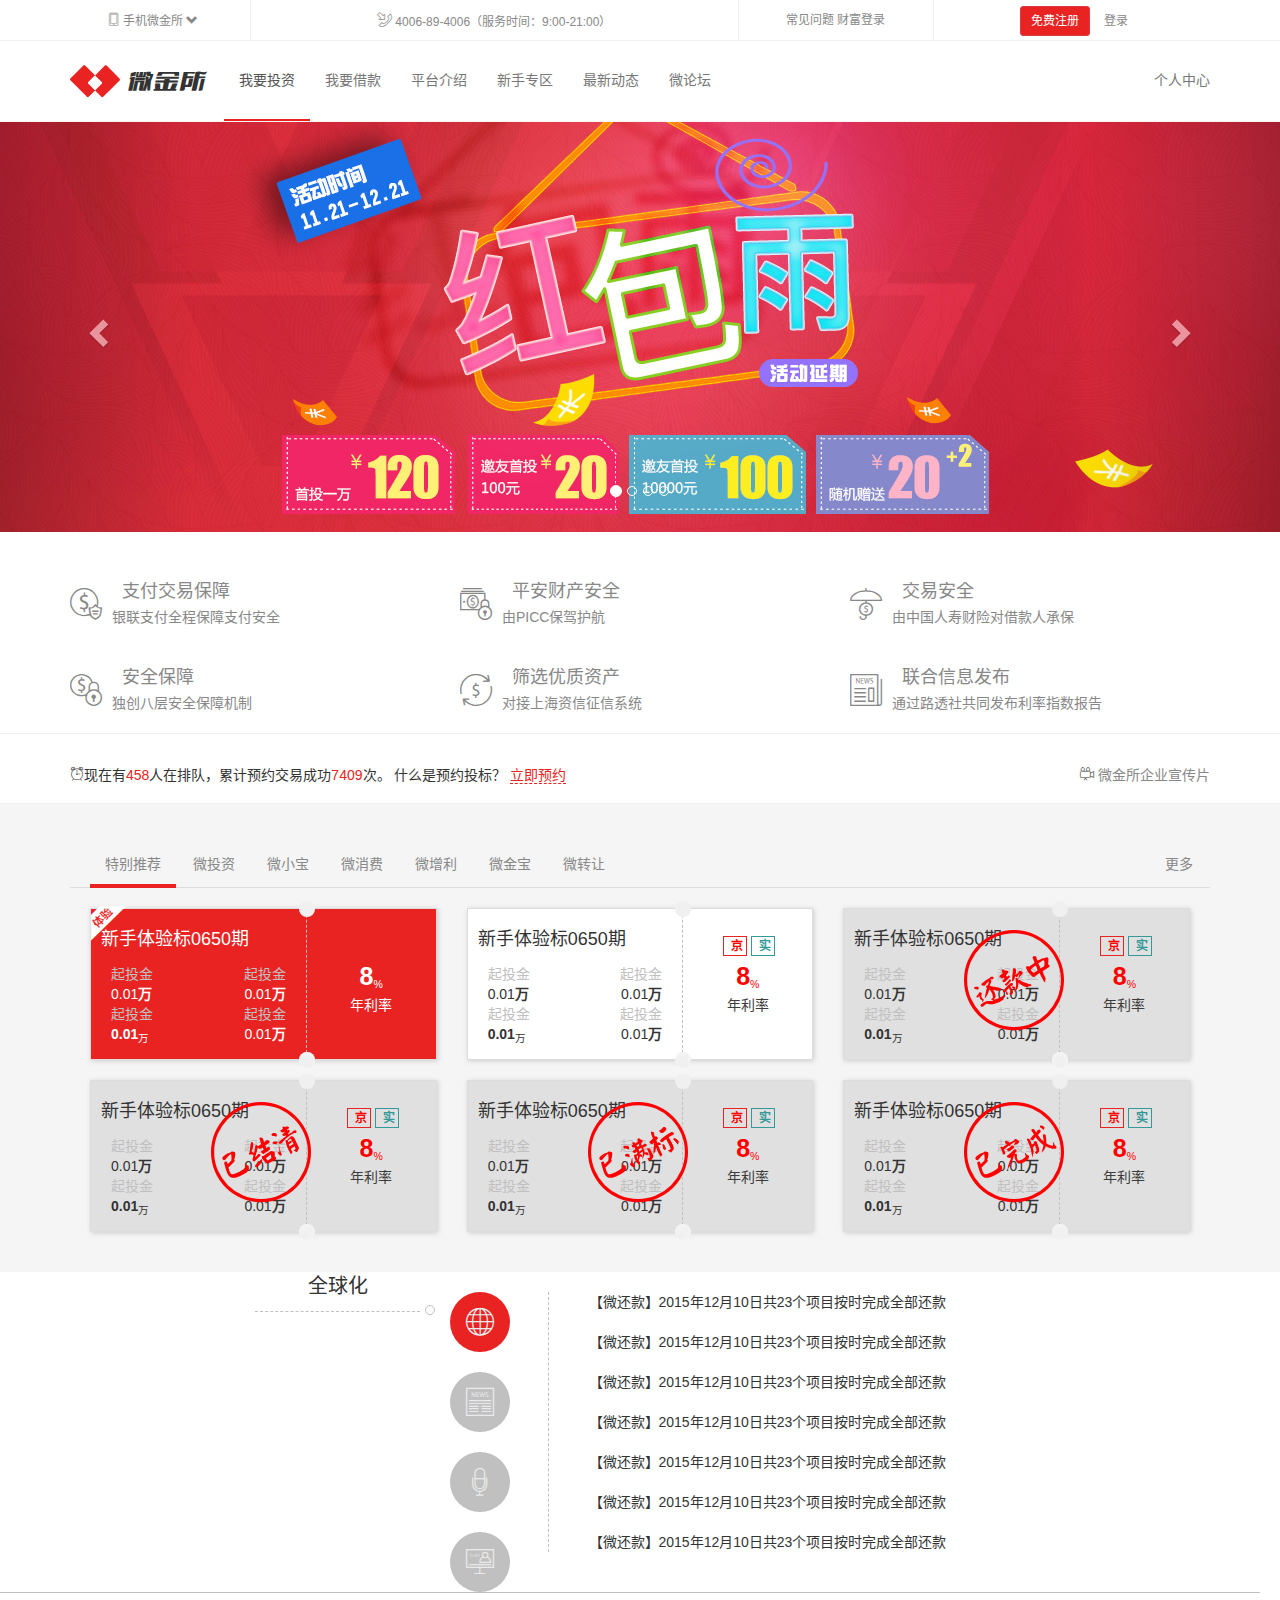
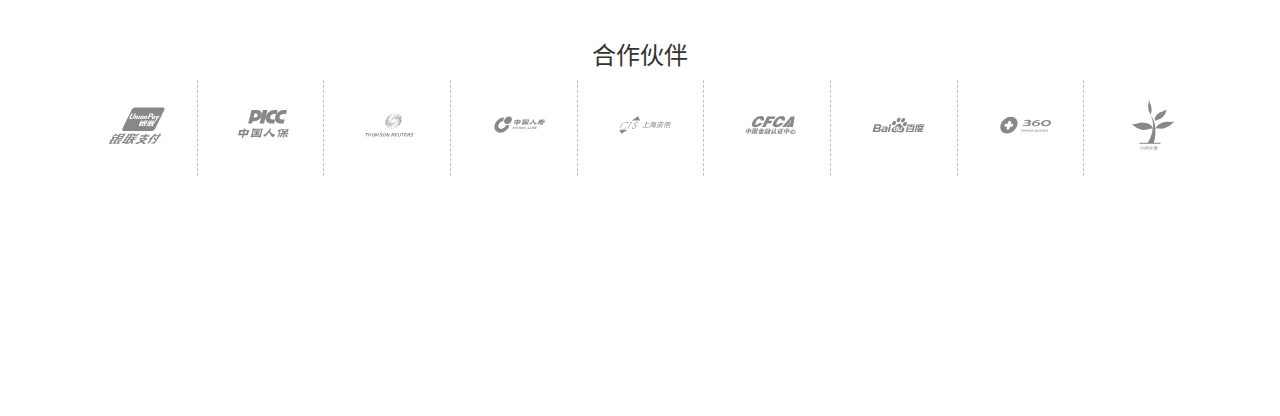
<file: index.html>
<!DOCTYPE html>
<html lang="zh-CN">
<head>
	<meta charset="utf-8">
	<meta http-equiv="X-UA-Compatible" content="IE=edge">
	<meta name="viewport" content="width=device-width, initial-scale=1, user-scalable=no" >
	<title>微金所</title>

	<link href="lib/bootstrap/css/bootstrap.min.css" rel="stylesheet">
	<link rel="stylesheet" href="css/main.css">

	<!--[if lt IE 9]>
	<script src="lib/html5shiv/html5shiv.min.js"></script>
	<script src="lib/respond/respond.min.js"></script>
	<![endif]-->
</head>
<body>
<!--头部区域-->
<header id="header">
	<!--<div class="topbar hidden-sm hidden-xs">-->
	<!--隐藏-->
	<div class="topbar visible-lg visible-md">
		<!--居中-->
		<div class="container">
			<!--一行四列-->
			<div class="row">
				<div class="col-md-2 text-center">
					<a href="" class="mobile-link">
						<!--使用字体图标-->
						<i class="icon-mobilephone"></i>
						<span>手机微金所</span>
						<i class="glyphicon glyphicon-chevron-down"></i>
						<img src="img/c_06.jpg" alt="扫一扫">
					</a>
				</div>
				<div class="col-md-5 text-center">
					<i class="icon-telephone"></i>
					<span>4006-89-4006（服务时间：9:00-21:00）</span>
				</div>
				<div class="col-md-2 text-center">
					<a href="#">常见问题</a>
					<a href="#">财富登录</a>
				</div>
				<div class="col-md-3 text-center">
					<button type="button" class="btn btn-register btn-sm">免费注册</button>
					<a href="#" class="btn btn-link btn-sm" role="button" data-toggle="modal" data-target="#myForm">登录</a>
				</div>
			</div>
		</div>
	</div>
	<!--data-offset-top什么时候出现   data-offset-bottom什么时候消失  data-spy固定-->
	<nav class="navbar navbar-weijinsuo navbar-static-top" data-spy="affix" data-offset-top="60" data-offset-bottom="1000">
		<div class="container">
			<div class="navbar-header">
				<!--当屏幕小于。。时出现汉堡按钮-->
				<button type="button" class="navbar-toggle collapsed" data-toggle="collapse" data-target="#nav_list" aria-expanded="false">
					<span class="sr-only">切换菜单</span>
					<span class="icon-bar"></span>
					<span class="icon-bar"></span>
					<span class="icon-bar"></span>
				</button>
				<a class="navbar-brand" href="#">
					<i class="icon-icon"></i>
					<i class="icon-logo"></i>
				</a>
			</div>
			<div class="collapse navbar-collapse" id="nav_list">
				<ul class="nav navbar-nav">
					<li class="active"><a href="#">我要投资</a></li>
					<li><a href="#">我要借款</a></li>
					<li><a href="#">平台介绍</a></li>
					<li><a href="#">新手专区</a></li>
					<li><a href="#">最新动态</a></li>
					<li><a href="#">微论坛</a></li>
				</ul>
				<ul class="nav navbar-nav navbar-right">
					<!--当到一定宽度时隐藏-->
					<li><a href="#" class="hidden-sm">个人中心</a></li>
				</ul>
			</div>
		</div>
	</nav>
</header>
<!--/头部区域-->



<!--广告轮播-->
<section id="main_ad" class="carousel slide" data-ride="carousel">
		<!-- Indicators -->
		<!--指示器，下面的小原点-->
		<ol class="carousel-indicators">
			<li data-target="#main_ad" data-slide-to="0" class="active"></li>
			<li data-target="#main_ad" data-slide-to="1"></li>
			<li data-target="#main_ad" data-slide-to="2"></li>
			<li data-target="#main_ad" data-slide-to="3"></li>
		</ol>

		<!-- Wrapper for slides -->
		<!--轮播图-->
		<div class="carousel-inner" role="listbox">
			<div class="item active" data-image-lg="img/slide_01_2000x410.jpg"  data-image-xs="img/slide_01_640x340.jpg"></div>
			<div class="item" data-image-lg="img/slide_02_2000x410.jpg"  data-image-xs="img/slide_02_640x340.jpg"></div>
			<div class="item" data-image-lg="img/slide_03_2000x410.jpg"  data-image-xs="img/slide_03_640x340.jpg"></div>
			<div class="item" data-image-lg="img/slide_04_2000x410.jpg"  data-image-xs="img/slide_04_640x340.jpg"></div>
		</div>

		<!-- Controls -->
		<!--左右控制按钮-->
		<a class="left carousel-control" href="#main_ad" role="button" data-slide="prev">
			<span class="glyphicon glyphicon-chevron-left" aria-hidden="true"></span>
			<span class="sr-only">Previous</span>
		</a>
		<a class="right carousel-control" href="#main_ad" role="button" data-slide="next">
			<span class="glyphicon glyphicon-chevron-right" aria-hidden="true"></span>
			<span class="sr-only">Next</span>
		</a>
</section>
<!--/广告轮播-->

<!--特色介绍-->
<section id='special'>
	<div class="container">
		<div class="row hidden-xs">
			<div class="col-md-4 col-sm-6">
				<a href="">
					<div class="media">
						<div class="media-left">
							<i class="icon-uniE907"></i>
						</div>
						<div class="media-body">
							<h4 class="media-heading">支付交易保障</h4>
							<p>银联支付全程保障支付安全</p>
						</div>
					</div>
				</a>
			</div>
			<div class="col-md-4 col-sm-6">
				<a href="">
					<div class="media">
						<div class="media-left">
							<i class="icon-uniE903"></i>
						</div>
						<div class="media-body">
							<h4 class="media-heading">平安财产安全</h4>
							<p>由PICC保驾护航</p>
						</div>
					</div>
				</a>
			</div>
			<div class="col-md-4 col-sm-6">
				<a href="">
					<div class="media">
						<div class="media-left">
							<i class="icon-uniE901"></i>
						</div>
						<div class="media-body">
							<h4 class="media-heading">交易安全</h4>
							<p>由中国人寿财险对借款人承保</p>
						</div>
					</div>
				</a>
			</div>
			<div class="col-md-4 col-sm-6">
				<a href="">
					<div class="media">
						<div class="media-left">
							<i class="icon-uniE900"></i>
						</div>
						<div class="media-body">
							<h4 class="media-heading">安全保障</h4>
							<p>独创八层安全保障机制</p>
						</div>
					</div>
				</a>
			</div>
			<div class="col-md-4 col-sm-6">
				<a href="">
					<div class="media">
						<div class="media-left">
							<i class="icon-uniE904"></i>
						</div>
						<div class="media-body">
							<h4 class="media-heading">筛选优质资产</h4>
							<p>对接上海资信征信系统</p>
						</div>
					</div>
				</a>
			</div>
			<div class="col-md-4 col-sm-6">
				<a href="">
					<div class="media">
						<div class="media-left">
							<i class="icon-uniE902"></i>
						</div>
						<div class="media-body">
							<h4 class="media-heading">联合信息发布</h4>
							<p>通过路透社共同发布利率指数报告</p>
						</div>
					</div>
				</a>
			</div>
		</div>
	</div>
</section>
<!--/特色介绍-->

<!--立即预约-->
<section id="ljyy">
	<div class="container">
		<p class="pull-left"><i class="icon-uniE906"></i>现在有<span>458</span>人在排队，累计预约交易成功<span>7409</span>次。 什么是预约投标？ <a href="">立即预约</a></p>
		<p class="pull-right hidden-sm hidden-xs"><i class="icon-uniE905"></i> <a href="">微金所企业宣传片</a></p>
	</div>
</section>
<!--/立即预约-->

<!--产品推荐-->
<section id="products">
	<div class="container">

		<!-- 选项卡标签 -->
		<!--当屏幕小于某一个宽度的时候，选项卡标签会变成另起一行-->
		<!--给ul加一个容器    宽度是动态生成的-->
		<div class="ulWrap">
		<ul class="nav nav-tabs" role="tablist">
			<li role="presentation" class="active"><a href="#spec" aria-controls="spec" role="tab" data-toggle="tab">特别推荐</a></li>
			<li role="presentation"><a href="#tzi" aria-controls="tzi" role="tab" data-toggle="tab">微投资</a></li>
			<li role="presentation"><a href="#xbao" aria-controls="xbao" role="tab" data-toggle="tab">微小宝</a></li>
			<li role="presentation"><a href="#xfei" aria-controls="xfei" role="tab" data-toggle="tab">微消费</a></li>
			<li role="presentation"><a href="#zli" aria-controls="zli" role="tab" data-toggle="tab">微增利</a></li>
			<li role="presentation"><a href="#jbao" aria-controls="jbao" role="tab" data-toggle="tab">微金宝</a></li>
			<li role="presentation"><a href="#zrang" aria-controls="zrang" role="tab" data-toggle="tab">微转让</a></li>
			<li class="pull-right hidden-sm hidden-xs"><a href="#">更多</a></li>
		</ul>
		</div>
		<!-- 选项卡内容 -->
		<div class="tab-content">
			<div role="tabpanel" class="tab-pane fade in active" id="spec">
					<div class="row">
						<div class="col-xs-12 col-md-6 col-lg-4">
							<div class="panel panel-spec active">
								<div class="panel-heading">
									<p><strong>8</strong><sub>%</sub></p>
									<br>
									<span>年利率</span>
								</div>
								<div class="panel-body">
									<h4>新手体验标0650期</h4>
									<div class="row">
										<div class="col-xs-6 text-left">
											<p class="top">起投金</p>
											<p><span>0.01</span><strong>万</strong></p>
										</div>
										<div class="col-xs-6 text-right">
											<p class="top">起投金</p>
											<p><span>0.01</span><strong>万</strong></p>
										</div>
										<div class="col-xs-6 text-left">
											<p class="top">起投金</p>
											<p><strong>0.01</strong><sub>万</sub></p>
										</div>
										<div class="col-xs-6 text-right">
											<p class="top">起投金</p>
											<p><span>0.01</span><strong>万</strong></p>
										</div>
									</div>
								</div>
							</div>
						</div>
						<div class="col-xs-12 col-md-6 col-lg-4">
							<div class="panel panel-spec  white">
								<div class="panel-heading">
									<p class="tooltips">
										<a data-toggle="tooltip" data-placement="top" title="北京" href="" class="badge badge-one">京</a>
										<a data-toggle="tooltip" data-placement="top" title="上海" href="" class="badge badge-two">实</a>
									</p>
									<p><strong>8</strong><sub>%</sub></p>
									<br>
									<span>年利率</span>
								</div>
								<div class="panel-body">
									<h4>新手体验标0650期</h4>
									<div class="row">
										<div class="col-xs-6 text-left">
											<p class="top">起投金</p>
											<p><span>0.01</span><strong>万</strong></p>
										</div>
										<div class="col-xs-6 text-right">
											<p class="top">起投金</p>
											<p><span>0.01</span><strong>万</strong></p>
										</div>
										<div class="col-xs-6 text-left">
											<p class="top">起投金</p>
											<p><strong>0.01</strong><sub>万</sub></p>
										</div>
										<div class="col-xs-6 text-right">
											<p class="top">起投金</p>
											<p><span>0.01</span><strong>万</strong></p>
										</div>
									</div>
								</div>
							</div>
						</div>
						<div class="col-xs-12 col-md-6 col-lg-4">
							<div class="panel panel-spec state-1 disabled">
								<div class="panel-heading">
									<p class="tooltips">
										<a data-toggle="tooltip" data-placement="top" title="北京" href="" class="badge badge-one">京</a>
										<a data-toggle="tooltip" data-placement="top" title="上海" href="" class="badge badge-two">实</a>
									</p>
									<p><strong>8</strong><sub>%</sub></p>
									<br>
									<span>年利率</span>
								</div>
								<div class="panel-body">
									<h4>新手体验标0650期</h4>
									<div class="row">
										<div class="col-xs-6 text-left">
											<p class="top">起投金</p>
											<p><span>0.01</span><strong>万</strong></p>
										</div>
										<div class="col-xs-6 text-right">
											<p class="top">起投金</p>
											<p><span>0.01</span><strong>万</strong></p>
										</div>
										<div class="col-xs-6 text-left">
											<p class="top">起投金</p>
											<p><strong>0.01</strong><sub>万</sub></p>
										</div>
										<div class="col-xs-6 text-right">
											<p class="top">起投金</p>
											<p><span>0.01</span><strong>万</strong></p>
										</div>
									</div>
								</div>
							</div>
						</div>
						<div class="col-xs-12 col-md-6 col-lg-4">
							<div class="panel panel-spec state-2 disabled">
								<div class="panel-heading">
									<p class="tooltips">
										<a data-toggle="tooltip" data-placement="top" title="北京" href="" class="badge badge-one">京</a>
										<a data-toggle="tooltip" data-placement="top" title="上海" href="" class="badge badge-two">实</a>
									</p>
									<p><strong>8</strong><sub>%</sub></p>
									<br>
									<span>年利率</span>
								</div>
								<div class="panel-body">
									<h4>新手体验标0650期</h4>
									<div class="row">
										<div class="col-xs-6 text-left">
											<p class="top">起投金</p>
											<p><span>0.01</span><strong>万</strong></p>
										</div>
										<div class="col-xs-6 text-right">
											<p class="top">起投金</p>
											<p><span>0.01</span><strong>万</strong></p>
										</div>
										<div class="col-xs-6 text-left">
											<p class="top">起投金</p>
											<p><strong>0.01</strong><sub>万</sub></p>
										</div>
										<div class="col-xs-6 text-right">
											<p class="top">起投金</p>
											<p><span>0.01</span><strong>万</strong></p>
										</div>
									</div>
								</div>
							</div>
						</div>
						<div class="col-xs-12 col-md-6 col-lg-4">
							<div class="panel panel-spec state-3 disabled">
								<div class="panel-heading">
									<p class="tooltips">
										<a data-toggle="tooltip" data-placement="top" title="北京" href="" class="badge badge-one">京</a>
										<a data-toggle="tooltip" data-placement="top" title="上海" href="" class="badge badge-two">实</a>
									</p>
									<p><strong>8</strong><sub>%</sub></p>
									<br>
									<span>年利率</span>
								</div>
								<div class="panel-body">
									<h4>新手体验标0650期</h4>
									<div class="row">
										<div class="col-xs-6 text-left">
											<p class="top">起投金</p>
											<p><span>0.01</span><strong>万</strong></p>
										</div>
										<div class="col-xs-6 text-right">
											<p class="top">起投金</p>
											<p><span>0.01</span><strong>万</strong></p>
										</div>
										<div class="col-xs-6 text-left">
											<p class="top">起投金</p>
											<p><strong>0.01</strong><sub>万</sub></p>
										</div>
										<div class="col-xs-6 text-right">
											<p class="top">起投金</p>
											<p><span>0.01</span><strong>万</strong></p>
										</div>
									</div>
								</div>
							</div>
						</div>
						<div class="col-xs-12 col-md-6 col-lg-4">
							<div class="panel panel-spec state-4 disabled">
								<div class="panel-heading">
									<p class="tooltips">
										<a data-toggle="tooltip" data-placement="top" title="北京" href="" class="badge badge-one">京</a>
										<a data-toggle="tooltip" data-placement="top" title="上海" href="" class="badge badge-two">实</a>
									</p>
									<p><strong>8</strong><sub>%</sub></p>
									<br>
									<span>年利率</span>
								</div>
								<div class="panel-body">
									<h4>新手体验标0650期</h4>
									<div class="row">
										<div class="col-xs-6 text-left">
											<p class="top">起投金</p>
											<p><span>0.01</span><strong>万</strong></p>
										</div>
										<div class="col-xs-6 text-right">
											<p class="top">起投金</p>
											<p><span>0.01</span><strong>万</strong></p>
										</div>
										<div class="col-xs-6 text-left">
											<p class="top">起投金</p>
											<p><strong>0.01</strong><sub>万</sub></p>
										</div>
										<div class="col-xs-6 text-right">
											<p class="top">起投金</p>
											<p><span>0.01</span><strong>万</strong></p>
										</div>
									</div>
								</div>
							</div>
						</div>
				</div>
			</div>
			<div role="tabpanel" class="tab-pane fade" id="tzi">
				<div class="row">
					<div class="col-xs-12 col-md-6 col-lg-4">
						<div class="panel panel-spec active">
							<div class="panel-heading">
								<p><strong>8</strong><sub>%</sub></p>
								<br>
								<span>年利率</span>
							</div>
							<div class="panel-body">
								<h4>新手体验标0650期</h4>
								<div class="row">
									<div class="col-xs-6 text-left">
										<p class="top">起投金</p>
										<p><span>0.01</span><strong>万</strong></p>
									</div>
									<div class="col-xs-6 text-right">
										<p class="top">起投金</p>
										<p><span>0.01</span><strong>万</strong></p>
									</div>
									<div class="col-xs-6 text-left">
										<p class="top">起投金</p>
										<p><strong>0.01</strong><sub>万</sub></p>
									</div>
									<div class="col-xs-6 text-right">
										<p class="top">起投金</p>
										<p><span>0.01</span><strong>万</strong></p>
									</div>
								</div>
							</div>
						</div>
					</div>
					<div class="col-xs-12 col-md-6 col-lg-4">
						<div class="panel panel-spec  white">
							<div class="panel-heading">
								<p class="tooltips">
									<a data-toggle="tooltip" data-placement="top" title="北京" href="" class="badge badge-one">京</a>
									<a data-toggle="tooltip" data-placement="top" title="上海" href="" class="badge badge-two">实</a>
								</p>
								<p><strong>8</strong><sub>%</sub></p>
								<br>
								<span>年利率</span>
							</div>
							<div class="panel-body">
								<h4>新手体验标0650期</h4>
								<div class="row">
									<div class="col-xs-6 text-left">
										<p class="top">起投金</p>
										<p><span>0.01</span><strong>万</strong></p>
									</div>
									<div class="col-xs-6 text-right">
										<p class="top">起投金</p>
										<p><span>0.01</span><strong>万</strong></p>
									</div>
									<div class="col-xs-6 text-left">
										<p class="top">起投金</p>
										<p><strong>0.01</strong><sub>万</sub></p>
									</div>
									<div class="col-xs-6 text-right">
										<p class="top">起投金</p>
										<p><span>0.01</span><strong>万</strong></p>
									</div>
								</div>
							</div>
						</div>
					</div>
					<div class="col-xs-12 col-md-6 col-lg-4">
						<div class="panel panel-spec state-1 disabled">
							<div class="panel-heading">
								<p class="tooltips">
									<a data-toggle="tooltip" data-placement="top" title="北京" href="" class="badge badge-one">京</a>
									<a data-toggle="tooltip" data-placement="top" title="上海" href="" class="badge badge-two">实</a>
								</p>
								<p><strong>8</strong><sub>%</sub></p>
								<br>
								<span>年利率</span>
							</div>
							<div class="panel-body">
								<h4>新手体验标0650期</h4>
								<div class="row">
									<div class="col-xs-6 text-left">
										<p class="top">起投金</p>
										<p><span>0.01</span><strong>万</strong></p>
									</div>
									<div class="col-xs-6 text-right">
										<p class="top">起投金</p>
										<p><span>0.01</span><strong>万</strong></p>
									</div>
									<div class="col-xs-6 text-left">
										<p class="top">起投金</p>
										<p><strong>0.01</strong><sub>万</sub></p>
									</div>
									<div class="col-xs-6 text-right">
										<p class="top">起投金</p>
										<p><span>0.01</span><strong>万</strong></p>
									</div>
								</div>
							</div>
						</div>
					</div>
					<div class="col-xs-12 col-md-6 col-lg-4">
						<div class="panel panel-spec state-2 disabled">
							<div class="panel-heading">
								<p class="tooltips">
									<a data-toggle="tooltip" data-placement="top" title="北京" href="" class="badge badge-one">京</a>
									<a data-toggle="tooltip" data-placement="top" title="上海" href="" class="badge badge-two">实</a>
								</p>
								<p><strong>8</strong><sub>%</sub></p>
								<br>
								<span>年利率</span>
							</div>
							<div class="panel-body">
								<h4>新手体验标0650期</h4>
								<div class="row">
									<div class="col-xs-6 text-left">
										<p class="top">起投金</p>
										<p><span>0.01</span><strong>万</strong></p>
									</div>
									<div class="col-xs-6 text-right">
										<p class="top">起投金</p>
										<p><span>0.01</span><strong>万</strong></p>
									</div>
									<div class="col-xs-6 text-left">
										<p class="top">起投金</p>
										<p><strong>0.01</strong><sub>万</sub></p>
									</div>
									<div class="col-xs-6 text-right">
										<p class="top">起投金</p>
										<p><span>0.01</span><strong>万</strong></p>
									</div>
								</div>
							</div>
						</div>
					</div>
					<div class="col-xs-12 col-md-6 col-lg-4">
						<div class="panel panel-spec state-3 disabled">
							<div class="panel-heading">
								<p class="tooltips">
									<a data-toggle="tooltip" data-placement="top" title="北京" href="" class="badge badge-one">京</a>
									<a data-toggle="tooltip" data-placement="top" title="上海" href="" class="badge badge-two">实</a>
								</p>
								<p><strong>8</strong><sub>%</sub></p>
								<br>
								<span>年利率</span>
							</div>
							<div class="panel-body">
								<h4>新手体验标0650期</h4>
								<div class="row">
									<div class="col-xs-6 text-left">
										<p class="top">起投金</p>
										<p><span>0.01</span><strong>万</strong></p>
									</div>
									<div class="col-xs-6 text-right">
										<p class="top">起投金</p>
										<p><span>0.01</span><strong>万</strong></p>
									</div>
									<div class="col-xs-6 text-left">
										<p class="top">起投金</p>
										<p><strong>0.01</strong><sub>万</sub></p>
									</div>
									<div class="col-xs-6 text-right">
										<p class="top">起投金</p>
										<p><span>0.01</span><strong>万</strong></p>
									</div>
								</div>
							</div>
						</div>
					</div>
					<div class="col-xs-12 col-md-6 col-lg-4">
						<div class="panel panel-spec state-4 disabled">
							<div class="panel-heading">
								<p class="tooltips">
									<a data-toggle="tooltip" data-placement="top" title="北京" href="" class="badge badge-one">京</a>
									<a data-toggle="tooltip" data-placement="top" title="上海" href="" class="badge badge-two">实</a>
								</p>
								<p><strong>8</strong><sub>%</sub></p>
								<br>
								<span>年利率</span>
							</div>
							<div class="panel-body">
								<h4>新手体验标0650期</h4>
								<div class="row">
									<div class="col-xs-6 text-left">
										<p class="top">起投金</p>
										<p><span>0.01</span><strong>万</strong></p>
									</div>
									<div class="col-xs-6 text-right">
										<p class="top">起投金</p>
										<p><span>0.01</span><strong>万</strong></p>
									</div>
									<div class="col-xs-6 text-left">
										<p class="top">起投金</p>
										<p><strong>0.01</strong><sub>万</sub></p>
									</div>
									<div class="col-xs-6 text-right">
										<p class="top">起投金</p>
										<p><span>0.01</span><strong>万</strong></p>
									</div>
								</div>
							</div>
						</div>
					</div>
				</div>
			</div>
			<div role="tabpanel" class="tab-pane fade" id="xbao">
				<div class="row">
					<div class="col-xs-12 col-md-6 col-lg-4">
						<div class="panel panel-spec active">
							<div class="panel-heading">
								<p><strong>8</strong><sub>%</sub></p>
								<br>
								<span>年利率</span>
							</div>
							<div class="panel-body">
								<h4>新手体验标0650期</h4>
								<div class="row">
									<div class="col-xs-6 text-left">
										<p class="top">起投金</p>
										<p><span>0.01</span><strong>万</strong></p>
									</div>
									<div class="col-xs-6 text-right">
										<p class="top">起投金</p>
										<p><span>0.01</span><strong>万</strong></p>
									</div>
									<div class="col-xs-6 text-left">
										<p class="top">起投金</p>
										<p><strong>0.01</strong><sub>万</sub></p>
									</div>
									<div class="col-xs-6 text-right">
										<p class="top">起投金</p>
										<p><span>0.01</span><strong>万</strong></p>
									</div>
								</div>
							</div>
						</div>
					</div>
					<div class="col-xs-12 col-md-6 col-lg-4">
						<div class="panel panel-spec  white">
							<div class="panel-heading">
								<p class="tooltips">
									<a data-toggle="tooltip" data-placement="top" title="北京" href="" class="badge badge-one">京</a>
									<a data-toggle="tooltip" data-placement="top" title="上海" href="" class="badge badge-two">实</a>
								</p>
								<p><strong>8</strong><sub>%</sub></p>
								<br>
								<span>年利率</span>
							</div>
							<div class="panel-body">
								<h4>新手体验标0650期</h4>
								<div class="row">
									<div class="col-xs-6 text-left">
										<p class="top">起投金</p>
										<p><span>0.01</span><strong>万</strong></p>
									</div>
									<div class="col-xs-6 text-right">
										<p class="top">起投金</p>
										<p><span>0.01</span><strong>万</strong></p>
									</div>
									<div class="col-xs-6 text-left">
										<p class="top">起投金</p>
										<p><strong>0.01</strong><sub>万</sub></p>
									</div>
									<div class="col-xs-6 text-right">
										<p class="top">起投金</p>
										<p><span>0.01</span><strong>万</strong></p>
									</div>
								</div>
							</div>
						</div>
					</div>
					<div class="col-xs-12 col-md-6 col-lg-4">
						<div class="panel panel-spec state-1 disabled">
							<div class="panel-heading">
								<p class="tooltips">
									<a data-toggle="tooltip" data-placement="top" title="北京" href="" class="badge badge-one">京</a>
									<a data-toggle="tooltip" data-placement="top" title="上海" href="" class="badge badge-two">实</a>
								</p>
								<p><strong>8</strong><sub>%</sub></p>
								<br>
								<span>年利率</span>
							</div>
							<div class="panel-body">
								<h4>新手体验标0650期</h4>
								<div class="row">
									<div class="col-xs-6 text-left">
										<p class="top">起投金</p>
										<p><span>0.01</span><strong>万</strong></p>
									</div>
									<div class="col-xs-6 text-right">
										<p class="top">起投金</p>
										<p><span>0.01</span><strong>万</strong></p>
									</div>
									<div class="col-xs-6 text-left">
										<p class="top">起投金</p>
										<p><strong>0.01</strong><sub>万</sub></p>
									</div>
									<div class="col-xs-6 text-right">
										<p class="top">起投金</p>
										<p><span>0.01</span><strong>万</strong></p>
									</div>
								</div>
							</div>
						</div>
					</div>
					<div class="col-xs-12 col-md-6 col-lg-4">
						<div class="panel panel-spec state-2 disabled">
							<div class="panel-heading">
								<p class="tooltips">
									<a data-toggle="tooltip" data-placement="top" title="北京" href="" class="badge badge-one">京</a>
									<a data-toggle="tooltip" data-placement="top" title="上海" href="" class="badge badge-two">实</a>
								</p>
								<p><strong>8</strong><sub>%</sub></p>
								<br>
								<span>年利率</span>
							</div>
							<div class="panel-body">
								<h4>新手体验标0650期</h4>
								<div class="row">
									<div class="col-xs-6 text-left">
										<p class="top">起投金</p>
										<p><span>0.01</span><strong>万</strong></p>
									</div>
									<div class="col-xs-6 text-right">
										<p class="top">起投金</p>
										<p><span>0.01</span><strong>万</strong></p>
									</div>
									<div class="col-xs-6 text-left">
										<p class="top">起投金</p>
										<p><strong>0.01</strong><sub>万</sub></p>
									</div>
									<div class="col-xs-6 text-right">
										<p class="top">起投金</p>
										<p><span>0.01</span><strong>万</strong></p>
									</div>
								</div>
							</div>
						</div>
					</div>
					<div class="col-xs-12 col-md-6 col-lg-4">
						<div class="panel panel-spec state-3 disabled">
							<div class="panel-heading">
								<p class="tooltips">
									<a data-toggle="tooltip" data-placement="top" title="北京" href="" class="badge badge-one">京</a>
									<a data-toggle="tooltip" data-placement="top" title="上海" href="" class="badge badge-two">实</a>
								</p>
								<p><strong>8</strong><sub>%</sub></p>
								<br>
								<span>年利率</span>
							</div>
							<div class="panel-body">
								<h4>新手体验标0650期</h4>
								<div class="row">
									<div class="col-xs-6 text-left">
										<p class="top">起投金</p>
										<p><span>0.01</span><strong>万</strong></p>
									</div>
									<div class="col-xs-6 text-right">
										<p class="top">起投金</p>
										<p><span>0.01</span><strong>万</strong></p>
									</div>
									<div class="col-xs-6 text-left">
										<p class="top">起投金</p>
										<p><strong>0.01</strong><sub>万</sub></p>
									</div>
									<div class="col-xs-6 text-right">
										<p class="top">起投金</p>
										<p><span>0.01</span><strong>万</strong></p>
									</div>
								</div>
							</div>
						</div>
					</div>
					<div class="col-xs-12 col-md-6 col-lg-4">
						<div class="panel panel-spec state-4 disabled">
							<div class="panel-heading">
								<p class="tooltips">
									<a data-toggle="tooltip" data-placement="top" title="北京" href="" class="badge badge-one">京</a>
									<a data-toggle="tooltip" data-placement="top" title="上海" href="" class="badge badge-two">实</a>
								</p>
								<p><strong>8</strong><sub>%</sub></p>
								<br>
								<span>年利率</span>
							</div>
							<div class="panel-body">
								<h4>新手体验标0650期</h4>
								<div class="row">
									<div class="col-xs-6 text-left">
										<p class="top">起投金</p>
										<p><span>0.01</span><strong>万</strong></p>
									</div>
									<div class="col-xs-6 text-right">
										<p class="top">起投金</p>
										<p><span>0.01</span><strong>万</strong></p>
									</div>
									<div class="col-xs-6 text-left">
										<p class="top">起投金</p>
										<p><strong>0.01</strong><sub>万</sub></p>
									</div>
									<div class="col-xs-6 text-right">
										<p class="top">起投金</p>
										<p><span>0.01</span><strong>万</strong></p>
									</div>
								</div>
							</div>
						</div>
					</div>
				</div>
			</div>
			<div role="tabpanel" class="tab-pane fade" id="xfei">
				<div class="row">
					<div class="col-xs-12 col-md-6 col-lg-4">
						<div class="panel panel-spec active">
							<div class="panel-heading">
								<p><strong>8</strong><sub>%</sub></p>
								<br>
								<span>年利率</span>
							</div>
							<div class="panel-body">
								<h4>新手体验标0650期</h4>
								<div class="row">
									<div class="col-xs-6 text-left">
										<p class="top">起投金</p>
										<p><span>0.01</span><strong>万</strong></p>
									</div>
									<div class="col-xs-6 text-right">
										<p class="top">起投金</p>
										<p><span>0.01</span><strong>万</strong></p>
									</div>
									<div class="col-xs-6 text-left">
										<p class="top">起投金</p>
										<p><strong>0.01</strong><sub>万</sub></p>
									</div>
									<div class="col-xs-6 text-right">
										<p class="top">起投金</p>
										<p><span>0.01</span><strong>万</strong></p>
									</div>
								</div>
							</div>
						</div>
					</div>
					<div class="col-xs-12 col-md-6 col-lg-4">
						<div class="panel panel-spec  white">
							<div class="panel-heading">
								<p class="tooltips">
									<a data-toggle="tooltip" data-placement="top" title="北京" href="" class="badge badge-one">京</a>
									<a data-toggle="tooltip" data-placement="top" title="上海" href="" class="badge badge-two">实</a>
								</p>
								<p><strong>8</strong><sub>%</sub></p>
								<br>
								<span>年利率</span>
							</div>
							<div class="panel-body">
								<h4>新手体验标0650期</h4>
								<div class="row">
									<div class="col-xs-6 text-left">
										<p class="top">起投金</p>
										<p><span>0.01</span><strong>万</strong></p>
									</div>
									<div class="col-xs-6 text-right">
										<p class="top">起投金</p>
										<p><span>0.01</span><strong>万</strong></p>
									</div>
									<div class="col-xs-6 text-left">
										<p class="top">起投金</p>
										<p><strong>0.01</strong><sub>万</sub></p>
									</div>
									<div class="col-xs-6 text-right">
										<p class="top">起投金</p>
										<p><span>0.01</span><strong>万</strong></p>
									</div>
								</div>
							</div>
						</div>
					</div>
					<div class="col-xs-12 col-md-6 col-lg-4">
						<div class="panel panel-spec state-1 disabled">
							<div class="panel-heading">
								<p class="tooltips">
									<a data-toggle="tooltip" data-placement="top" title="北京" href="" class="badge badge-one">京</a>
									<a data-toggle="tooltip" data-placement="top" title="上海" href="" class="badge badge-two">实</a>
								</p>
								<p><strong>8</strong><sub>%</sub></p>
								<br>
								<span>年利率</span>
							</div>
							<div class="panel-body">
								<h4>新手体验标0650期</h4>
								<div class="row">
									<div class="col-xs-6 text-left">
										<p class="top">起投金</p>
										<p><span>0.01</span><strong>万</strong></p>
									</div>
									<div class="col-xs-6 text-right">
										<p class="top">起投金</p>
										<p><span>0.01</span><strong>万</strong></p>
									</div>
									<div class="col-xs-6 text-left">
										<p class="top">起投金</p>
										<p><strong>0.01</strong><sub>万</sub></p>
									</div>
									<div class="col-xs-6 text-right">
										<p class="top">起投金</p>
										<p><span>0.01</span><strong>万</strong></p>
									</div>
								</div>
							</div>
						</div>
					</div>
					<div class="col-xs-12 col-md-6 col-lg-4">
						<div class="panel panel-spec state-2 disabled">
							<div class="panel-heading">
								<p class="tooltips">
									<a data-toggle="tooltip" data-placement="top" title="北京" href="" class="badge badge-one">京</a>
									<a data-toggle="tooltip" data-placement="top" title="上海" href="" class="badge badge-two">实</a>
								</p>
								<p><strong>8</strong><sub>%</sub></p>
								<br>
								<span>年利率</span>
							</div>
							<div class="panel-body">
								<h4>新手体验标0650期</h4>
								<div class="row">
									<div class="col-xs-6 text-left">
										<p class="top">起投金</p>
										<p><span>0.01</span><strong>万</strong></p>
									</div>
									<div class="col-xs-6 text-right">
										<p class="top">起投金</p>
										<p><span>0.01</span><strong>万</strong></p>
									</div>
									<div class="col-xs-6 text-left">
										<p class="top">起投金</p>
										<p><strong>0.01</strong><sub>万</sub></p>
									</div>
									<div class="col-xs-6 text-right">
										<p class="top">起投金</p>
										<p><span>0.01</span><strong>万</strong></p>
									</div>
								</div>
							</div>
						</div>
					</div>
					<div class="col-xs-12 col-md-6 col-lg-4">
						<div class="panel panel-spec state-3 disabled">
							<div class="panel-heading">
								<p class="tooltips">
									<a data-toggle="tooltip" data-placement="top" title="北京" href="" class="badge badge-one">京</a>
									<a data-toggle="tooltip" data-placement="top" title="上海" href="" class="badge badge-two">实</a>
								</p>
								<p><strong>8</strong><sub>%</sub></p>
								<br>
								<span>年利率</span>
							</div>
							<div class="panel-body">
								<h4>新手体验标0650期</h4>
								<div class="row">
									<div class="col-xs-6 text-left">
										<p class="top">起投金</p>
										<p><span>0.01</span><strong>万</strong></p>
									</div>
									<div class="col-xs-6 text-right">
										<p class="top">起投金</p>
										<p><span>0.01</span><strong>万</strong></p>
									</div>
									<div class="col-xs-6 text-left">
										<p class="top">起投金</p>
										<p><strong>0.01</strong><sub>万</sub></p>
									</div>
									<div class="col-xs-6 text-right">
										<p class="top">起投金</p>
										<p><span>0.01</span><strong>万</strong></p>
									</div>
								</div>
							</div>
						</div>
					</div>
					<div class="col-xs-12 col-md-6 col-lg-4">
						<div class="panel panel-spec state-4 disabled">
							<div class="panel-heading">
								<p class="tooltips">
									<a data-toggle="tooltip" data-placement="top" title="北京" href="" class="badge badge-one">京</a>
									<a data-toggle="tooltip" data-placement="top" title="上海" href="" class="badge badge-two">实</a>
								</p>
								<p><strong>8</strong><sub>%</sub></p>
								<br>
								<span>年利率</span>
							</div>
							<div class="panel-body">
								<h4>新手体验标0650期</h4>
								<div class="row">
									<div class="col-xs-6 text-left">
										<p class="top">起投金</p>
										<p><span>0.01</span><strong>万</strong></p>
									</div>
									<div class="col-xs-6 text-right">
										<p class="top">起投金</p>
										<p><span>0.01</span><strong>万</strong></p>
									</div>
									<div class="col-xs-6 text-left">
										<p class="top">起投金</p>
										<p><strong>0.01</strong><sub>万</sub></p>
									</div>
									<div class="col-xs-6 text-right">
										<p class="top">起投金</p>
										<p><span>0.01</span><strong>万</strong></p>
									</div>
								</div>
							</div>
						</div>
					</div>
				</div>
			</div>
			<div role="tabpanel" class="tab-pane fade" id="zli">
				<div class="row">
					<div class="col-xs-12 col-md-6 col-lg-4">
						<div class="panel panel-spec active">
							<div class="panel-heading">
								<p><strong>8</strong><sub>%</sub></p>
								<br>
								<span>年利率</span>
							</div>
							<div class="panel-body">
								<h4>新手体验标0650期</h4>
								<div class="row">
									<div class="col-xs-6 text-left">
										<p class="top">起投金</p>
										<p><span>0.01</span><strong>万</strong></p>
									</div>
									<div class="col-xs-6 text-right">
										<p class="top">起投金</p>
										<p><span>0.01</span><strong>万</strong></p>
									</div>
									<div class="col-xs-6 text-left">
										<p class="top">起投金</p>
										<p><strong>0.01</strong><sub>万</sub></p>
									</div>
									<div class="col-xs-6 text-right">
										<p class="top">起投金</p>
										<p><span>0.01</span><strong>万</strong></p>
									</div>
								</div>
							</div>
						</div>
					</div>
					<div class="col-xs-12 col-md-6 col-lg-4">
						<div class="panel panel-spec  white">
							<div class="panel-heading">
								<p class="tooltips">
									<a data-toggle="tooltip" data-placement="top" title="北京" href="" class="badge badge-one">京</a>
									<a data-toggle="tooltip" data-placement="top" title="上海" href="" class="badge badge-two">实</a>
								</p>
								<p><strong>8</strong><sub>%</sub></p>
								<br>
								<span>年利率</span>
							</div>
							<div class="panel-body">
								<h4>新手体验标0650期</h4>
								<div class="row">
									<div class="col-xs-6 text-left">
										<p class="top">起投金</p>
										<p><span>0.01</span><strong>万</strong></p>
									</div>
									<div class="col-xs-6 text-right">
										<p class="top">起投金</p>
										<p><span>0.01</span><strong>万</strong></p>
									</div>
									<div class="col-xs-6 text-left">
										<p class="top">起投金</p>
										<p><strong>0.01</strong><sub>万</sub></p>
									</div>
									<div class="col-xs-6 text-right">
										<p class="top">起投金</p>
										<p><span>0.01</span><strong>万</strong></p>
									</div>
								</div>
							</div>
						</div>
					</div>
					<div class="col-xs-12 col-md-6 col-lg-4">
						<div class="panel panel-spec state-1 disabled">
							<div class="panel-heading">
								<p class="tooltips">
									<a data-toggle="tooltip" data-placement="top" title="北京" href="" class="badge badge-one">京</a>
									<a data-toggle="tooltip" data-placement="top" title="上海" href="" class="badge badge-two">实</a>
								</p>
								<p><strong>8</strong><sub>%</sub></p>
								<br>
								<span>年利率</span>
							</div>
							<div class="panel-body">
								<h4>新手体验标0650期</h4>
								<div class="row">
									<div class="col-xs-6 text-left">
										<p class="top">起投金</p>
										<p><span>0.01</span><strong>万</strong></p>
									</div>
									<div class="col-xs-6 text-right">
										<p class="top">起投金</p>
										<p><span>0.01</span><strong>万</strong></p>
									</div>
									<div class="col-xs-6 text-left">
										<p class="top">起投金</p>
										<p><strong>0.01</strong><sub>万</sub></p>
									</div>
									<div class="col-xs-6 text-right">
										<p class="top">起投金</p>
										<p><span>0.01</span><strong>万</strong></p>
									</div>
								</div>
							</div>
						</div>
					</div>
					<div class="col-xs-12 col-md-6 col-lg-4">
						<div class="panel panel-spec state-2 disabled">
							<div class="panel-heading">
								<p class="tooltips">
									<a data-toggle="tooltip" data-placement="top" title="北京" href="" class="badge badge-one">京</a>
									<a data-toggle="tooltip" data-placement="top" title="上海" href="" class="badge badge-two">实</a>
								</p>
								<p><strong>8</strong><sub>%</sub></p>
								<br>
								<span>年利率</span>
							</div>
							<div class="panel-body">
								<h4>新手体验标0650期</h4>
								<div class="row">
									<div class="col-xs-6 text-left">
										<p class="top">起投金</p>
										<p><span>0.01</span><strong>万</strong></p>
									</div>
									<div class="col-xs-6 text-right">
										<p class="top">起投金</p>
										<p><span>0.01</span><strong>万</strong></p>
									</div>
									<div class="col-xs-6 text-left">
										<p class="top">起投金</p>
										<p><strong>0.01</strong><sub>万</sub></p>
									</div>
									<div class="col-xs-6 text-right">
										<p class="top">起投金</p>
										<p><span>0.01</span><strong>万</strong></p>
									</div>
								</div>
							</div>
						</div>
					</div>
					<div class="col-xs-12 col-md-6 col-lg-4">
						<div class="panel panel-spec state-3 disabled">
							<div class="panel-heading">
								<p class="tooltips">
									<a data-toggle="tooltip" data-placement="top" title="北京" href="" class="badge badge-one">京</a>
									<a data-toggle="tooltip" data-placement="top" title="上海" href="" class="badge badge-two">实</a>
								</p>
								<p><strong>8</strong><sub>%</sub></p>
								<br>
								<span>年利率</span>
							</div>
							<div class="panel-body">
								<h4>新手体验标0650期</h4>
								<div class="row">
									<div class="col-xs-6 text-left">
										<p class="top">起投金</p>
										<p><span>0.01</span><strong>万</strong></p>
									</div>
									<div class="col-xs-6 text-right">
										<p class="top">起投金</p>
										<p><span>0.01</span><strong>万</strong></p>
									</div>
									<div class="col-xs-6 text-left">
										<p class="top">起投金</p>
										<p><strong>0.01</strong><sub>万</sub></p>
									</div>
									<div class="col-xs-6 text-right">
										<p class="top">起投金</p>
										<p><span>0.01</span><strong>万</strong></p>
									</div>
								</div>
							</div>
						</div>
					</div>
					<div class="col-xs-12 col-md-6 col-lg-4">
						<div class="panel panel-spec state-4 disabled">
							<div class="panel-heading">
								<p class="tooltips">
									<a data-toggle="tooltip" data-placement="top" title="北京" href="" class="badge badge-one">京</a>
									<a data-toggle="tooltip" data-placement="top" title="上海" href="" class="badge badge-two">实</a>
								</p>
								<p><strong>8</strong><sub>%</sub></p>
								<br>
								<span>年利率</span>
							</div>
							<div class="panel-body">
								<h4>新手体验标0650期</h4>
								<div class="row">
									<div class="col-xs-6 text-left">
										<p class="top">起投金</p>
										<p><span>0.01</span><strong>万</strong></p>
									</div>
									<div class="col-xs-6 text-right">
										<p class="top">起投金</p>
										<p><span>0.01</span><strong>万</strong></p>
									</div>
									<div class="col-xs-6 text-left">
										<p class="top">起投金</p>
										<p><strong>0.01</strong><sub>万</sub></p>
									</div>
									<div class="col-xs-6 text-right">
										<p class="top">起投金</p>
										<p><span>0.01</span><strong>万</strong></p>
									</div>
								</div>
							</div>
						</div>
					</div>
				</div>
			</div>
			<div role="tabpanel" class="tab-pane fade" id="jbao">
				<div class="row">
					<div class="col-xs-12 col-md-6 col-lg-4">
						<div class="panel panel-spec active">
							<div class="panel-heading">
								<p><strong>8</strong><sub>%</sub></p>
								<br>
								<span>年利率</span>
							</div>
							<div class="panel-body">
								<h4>新手体验标0650期</h4>
								<div class="row">
									<div class="col-xs-6 text-left">
										<p class="top">起投金</p>
										<p><span>0.01</span><strong>万</strong></p>
									</div>
									<div class="col-xs-6 text-right">
										<p class="top">起投金</p>
										<p><span>0.01</span><strong>万</strong></p>
									</div>
									<div class="col-xs-6 text-left">
										<p class="top">起投金</p>
										<p><strong>0.01</strong><sub>万</sub></p>
									</div>
									<div class="col-xs-6 text-right">
										<p class="top">起投金</p>
										<p><span>0.01</span><strong>万</strong></p>
									</div>
								</div>
							</div>
						</div>
					</div>
					<div class="col-xs-12 col-md-6 col-lg-4">
						<div class="panel panel-spec  white">
							<div class="panel-heading">
								<p class="tooltips">
									<a data-toggle="tooltip" data-placement="top" title="北京" href="" class="badge badge-one">京</a>
									<a data-toggle="tooltip" data-placement="top" title="上海" href="" class="badge badge-two">实</a>
								</p>
								<p><strong>8</strong><sub>%</sub></p>
								<br>
								<span>年利率</span>
							</div>
							<div class="panel-body">
								<h4>新手体验标0650期</h4>
								<div class="row">
									<div class="col-xs-6 text-left">
										<p class="top">起投金</p>
										<p><span>0.01</span><strong>万</strong></p>
									</div>
									<div class="col-xs-6 text-right">
										<p class="top">起投金</p>
										<p><span>0.01</span><strong>万</strong></p>
									</div>
									<div class="col-xs-6 text-left">
										<p class="top">起投金</p>
										<p><strong>0.01</strong><sub>万</sub></p>
									</div>
									<div class="col-xs-6 text-right">
										<p class="top">起投金</p>
										<p><span>0.01</span><strong>万</strong></p>
									</div>
								</div>
							</div>
						</div>
					</div>
					<div class="col-xs-12 col-md-6 col-lg-4">
						<div class="panel panel-spec state-1 disabled">
							<div class="panel-heading">
								<p class="tooltips">
									<a data-toggle="tooltip" data-placement="top" title="北京" href="" class="badge badge-one">京</a>
									<a data-toggle="tooltip" data-placement="top" title="上海" href="" class="badge badge-two">实</a>
								</p>
								<p><strong>8</strong><sub>%</sub></p>
								<br>
								<span>年利率</span>
							</div>
							<div class="panel-body">
								<h4>新手体验标0650期</h4>
								<div class="row">
									<div class="col-xs-6 text-left">
										<p class="top">起投金</p>
										<p><span>0.01</span><strong>万</strong></p>
									</div>
									<div class="col-xs-6 text-right">
										<p class="top">起投金</p>
										<p><span>0.01</span><strong>万</strong></p>
									</div>
									<div class="col-xs-6 text-left">
										<p class="top">起投金</p>
										<p><strong>0.01</strong><sub>万</sub></p>
									</div>
									<div class="col-xs-6 text-right">
										<p class="top">起投金</p>
										<p><span>0.01</span><strong>万</strong></p>
									</div>
								</div>
							</div>
						</div>
					</div>
					<div class="col-xs-12 col-md-6 col-lg-4">
						<div class="panel panel-spec state-2 disabled">
							<div class="panel-heading">
								<p class="tooltips">
									<a data-toggle="tooltip" data-placement="top" title="北京" href="" class="badge badge-one">京</a>
									<a data-toggle="tooltip" data-placement="top" title="上海" href="" class="badge badge-two">实</a>
								</p>
								<p><strong>8</strong><sub>%</sub></p>
								<br>
								<span>年利率</span>
							</div>
							<div class="panel-body">
								<h4>新手体验标0650期</h4>
								<div class="row">
									<div class="col-xs-6 text-left">
										<p class="top">起投金</p>
										<p><span>0.01</span><strong>万</strong></p>
									</div>
									<div class="col-xs-6 text-right">
										<p class="top">起投金</p>
										<p><span>0.01</span><strong>万</strong></p>
									</div>
									<div class="col-xs-6 text-left">
										<p class="top">起投金</p>
										<p><strong>0.01</strong><sub>万</sub></p>
									</div>
									<div class="col-xs-6 text-right">
										<p class="top">起投金</p>
										<p><span>0.01</span><strong>万</strong></p>
									</div>
								</div>
							</div>
						</div>
					</div>
					<div class="col-xs-12 col-md-6 col-lg-4">
						<div class="panel panel-spec state-3 disabled">
							<div class="panel-heading">
								<p class="tooltips">
									<a data-toggle="tooltip" data-placement="top" title="北京" href="" class="badge badge-one">京</a>
									<a data-toggle="tooltip" data-placement="top" title="上海" href="" class="badge badge-two">实</a>
								</p>
								<p><strong>8</strong><sub>%</sub></p>
								<br>
								<span>年利率</span>
							</div>
							<div class="panel-body">
								<h4>新手体验标0650期</h4>
								<div class="row">
									<div class="col-xs-6 text-left">
										<p class="top">起投金</p>
										<p><span>0.01</span><strong>万</strong></p>
									</div>
									<div class="col-xs-6 text-right">
										<p class="top">起投金</p>
										<p><span>0.01</span><strong>万</strong></p>
									</div>
									<div class="col-xs-6 text-left">
										<p class="top">起投金</p>
										<p><strong>0.01</strong><sub>万</sub></p>
									</div>
									<div class="col-xs-6 text-right">
										<p class="top">起投金</p>
										<p><span>0.01</span><strong>万</strong></p>
									</div>
								</div>
							</div>
						</div>
					</div>
					<div class="col-xs-12 col-md-6 col-lg-4">
						<div class="panel panel-spec state-4 disabled">
							<div class="panel-heading">
								<p class="tooltips">
									<a data-toggle="tooltip" data-placement="top" title="北京" href="" class="badge badge-one">京</a>
									<a data-toggle="tooltip" data-placement="top" title="上海" href="" class="badge badge-two">实</a>
								</p>
								<p><strong>8</strong><sub>%</sub></p>
								<br>
								<span>年利率</span>
							</div>
							<div class="panel-body">
								<h4>新手体验标0650期</h4>
								<div class="row">
									<div class="col-xs-6 text-left">
										<p class="top">起投金</p>
										<p><span>0.01</span><strong>万</strong></p>
									</div>
									<div class="col-xs-6 text-right">
										<p class="top">起投金</p>
										<p><span>0.01</span><strong>万</strong></p>
									</div>
									<div class="col-xs-6 text-left">
										<p class="top">起投金</p>
										<p><strong>0.01</strong><sub>万</sub></p>
									</div>
									<div class="col-xs-6 text-right">
										<p class="top">起投金</p>
										<p><span>0.01</span><strong>万</strong></p>
									</div>
								</div>
							</div>
						</div>
					</div>
				</div>
			</div>
			<div role="tabpanel" class="tab-pane fade" id="zrang">
				<div class="row">
					<div class="col-xs-12 col-md-6 col-lg-4">
						<div class="panel panel-spec active">
							<div class="panel-heading">
								<p><strong>8</strong><sub>%</sub></p>
								<br>
								<span>年利率</span>
							</div>
							<div class="panel-body">
								<h4>新手体验标0650期</h4>
								<div class="row">
									<div class="col-xs-6 text-left">
										<p class="top">起投金</p>
										<p><span>0.01</span><strong>万</strong></p>
									</div>
									<div class="col-xs-6 text-right">
										<p class="top">起投金</p>
										<p><span>0.01</span><strong>万</strong></p>
									</div>
									<div class="col-xs-6 text-left">
										<p class="top">起投金</p>
										<p><strong>0.01</strong><sub>万</sub></p>
									</div>
									<div class="col-xs-6 text-right">
										<p class="top">起投金</p>
										<p><span>0.01</span><strong>万</strong></p>
									</div>
								</div>
							</div>
						</div>
					</div>
					<div class="col-xs-12 col-md-6 col-lg-4">
						<div class="panel panel-spec  white">
							<div class="panel-heading">
								<p class="tooltips">
									<a data-toggle="tooltip" data-placement="top" title="北京" href="" class="badge badge-one">京</a>
									<a data-toggle="tooltip" data-placement="top" title="上海" href="" class="badge badge-two">实</a>
								</p>
								<p><strong>8</strong><sub>%</sub></p>
								<br>
								<span>年利率</span>
							</div>
							<div class="panel-body">
								<h4>新手体验标0650期</h4>
								<div class="row">
									<div class="col-xs-6 text-left">
										<p class="top">起投金</p>
										<p><span>0.01</span><strong>万</strong></p>
									</div>
									<div class="col-xs-6 text-right">
										<p class="top">起投金</p>
										<p><span>0.01</span><strong>万</strong></p>
									</div>
									<div class="col-xs-6 text-left">
										<p class="top">起投金</p>
										<p><strong>0.01</strong><sub>万</sub></p>
									</div>
									<div class="col-xs-6 text-right">
										<p class="top">起投金</p>
										<p><span>0.01</span><strong>万</strong></p>
									</div>
								</div>
							</div>
						</div>
					</div>
					<div class="col-xs-12 col-md-6 col-lg-4">
						<div class="panel panel-spec state-1 disabled">
							<div class="panel-heading">
								<p class="tooltips">
									<a data-toggle="tooltip" data-placement="top" title="北京" href="" class="badge badge-one">京</a>
									<a data-toggle="tooltip" data-placement="top" title="上海" href="" class="badge badge-two">实</a>
								</p>
								<p><strong>8</strong><sub>%</sub></p>
								<br>
								<span>年利率</span>
							</div>
							<div class="panel-body">
								<h4>新手体验标0650期</h4>
								<div class="row">
									<div class="col-xs-6 text-left">
										<p class="top">起投金</p>
										<p><span>0.01</span><strong>万</strong></p>
									</div>
									<div class="col-xs-6 text-right">
										<p class="top">起投金</p>
										<p><span>0.01</span><strong>万</strong></p>
									</div>
									<div class="col-xs-6 text-left">
										<p class="top">起投金</p>
										<p><strong>0.01</strong><sub>万</sub></p>
									</div>
									<div class="col-xs-6 text-right">
										<p class="top">起投金</p>
										<p><span>0.01</span><strong>万</strong></p>
									</div>
								</div>
							</div>
						</div>
					</div>
					<div class="col-xs-12 col-md-6 col-lg-4">
						<div class="panel panel-spec state-2 disabled">
							<div class="panel-heading">
								<p class="tooltips">
									<a data-toggle="tooltip" data-placement="top" title="北京" href="" class="badge badge-one">京</a>
									<a data-toggle="tooltip" data-placement="top" title="上海" href="" class="badge badge-two">实</a>
								</p>
								<p><strong>8</strong><sub>%</sub></p>
								<br>
								<span>年利率</span>
							</div>
							<div class="panel-body">
								<h4>新手体验标0650期</h4>
								<div class="row">
									<div class="col-xs-6 text-left">
										<p class="top">起投金</p>
										<p><span>0.01</span><strong>万</strong></p>
									</div>
									<div class="col-xs-6 text-right">
										<p class="top">起投金</p>
										<p><span>0.01</span><strong>万</strong></p>
									</div>
									<div class="col-xs-6 text-left">
										<p class="top">起投金</p>
										<p><strong>0.01</strong><sub>万</sub></p>
									</div>
									<div class="col-xs-6 text-right">
										<p class="top">起投金</p>
										<p><span>0.01</span><strong>万</strong></p>
									</div>
								</div>
							</div>
						</div>
					</div>
					<div class="col-xs-12 col-md-6 col-lg-4">
						<div class="panel panel-spec state-3 disabled">
							<div class="panel-heading">
								<p class="tooltips">
									<a data-toggle="tooltip" data-placement="top" title="北京" href="" class="badge badge-one">京</a>
									<a data-toggle="tooltip" data-placement="top" title="上海" href="" class="badge badge-two">实</a>
								</p>
								<p><strong>8</strong><sub>%</sub></p>
								<br>
								<span>年利率</span>
							</div>
							<div class="panel-body">
								<h4>新手体验标0650期</h4>
								<div class="row">
									<div class="col-xs-6 text-left">
										<p class="top">起投金</p>
										<p><span>0.01</span><strong>万</strong></p>
									</div>
									<div class="col-xs-6 text-right">
										<p class="top">起投金</p>
										<p><span>0.01</span><strong>万</strong></p>
									</div>
									<div class="col-xs-6 text-left">
										<p class="top">起投金</p>
										<p><strong>0.01</strong><sub>万</sub></p>
									</div>
									<div class="col-xs-6 text-right">
										<p class="top">起投金</p>
										<p><span>0.01</span><strong>万</strong></p>
									</div>
								</div>
							</div>
						</div>
					</div>
					<div class="col-xs-12 col-md-6 col-lg-4">
						<div class="panel panel-spec state-4 disabled">
							<div class="panel-heading">
								<p class="tooltips">
									<a data-toggle="tooltip" data-placement="top" title="北京" href="" class="badge badge-one">京</a>
									<a data-toggle="tooltip" data-placement="top" title="上海" href="" class="badge badge-two">实</a>
								</p>
								<p><strong>8</strong><sub>%</sub></p>
								<br>
								<span>年利率</span>
							</div>
							<div class="panel-body">
								<h4>新手体验标0650期</h4>
								<div class="row">
									<div class="col-xs-6 text-left">
										<p class="top">起投金</p>
										<p><span>0.01</span><strong>万</strong></p>
									</div>
									<div class="col-xs-6 text-right">
										<p class="top">起投金</p>
										<p><span>0.01</span><strong>万</strong></p>
									</div>
									<div class="col-xs-6 text-left">
										<p class="top">起投金</p>
										<p><strong>0.01</strong><sub>万</sub></p>
									</div>
									<div class="col-xs-6 text-right">
										<p class="top">起投金</p>
										<p><span>0.01</span><strong>万</strong></p>
									</div>
								</div>
							</div>
						</div>
					</div>
				</div>
			</div>
		</div>

	</div>
</section>
<!--/产品推荐-->

<!--新闻列表-->
<section id="news">
  <div class="container">
	  <div class="row">
		  <div class="col-sm-2 col-sm-offset-2">
			  <div class="news-title">全球化</div>

		  </div>
		  <div class="col-sm-1">
			  <ul class="nav nav-pills nav-stacked">
				  <li role="presentation" class="active"><a href="#new01" data-toggle="tab" data-title="全球化"><i class="icon-news01"></i></a></li>
				  <li role="presentation"><a href="#new02" data-toggle="tab" data-title="头条新闻"><i class="icon-news02"></i></a></li>
				  <li role="presentation"><a href="#new03" data-toggle="tab" data-title="微金所语音"><i class="icon-news03"></i></a></li>
				  <li role="presentation"><a href="#new04" data-toggle="tab" data-title="微金所视频"><i class="icon-news04"></i></a></li>
			  </ul>

		  </div>
		  <div class="col-sm-7">
			  <div class="tab-content">
				  <div role="tabpanel" class="tab-pane fade in active" id="new01">
					  <ul>
						  <li><span>【微还款】</span>2015年12月10日共23个项目按时完成全部还款</li>
						  <li><span>【微还款】</span>2015年12月10日共23个项目按时完成全部还款</li>
						  <li><span>【微还款】</span>2015年12月10日共23个项目按时完成全部还款</li>
						  <li><span>【微还款】</span>2015年12月10日共23个项目按时完成全部还款</li>
						  <li><span>【微还款】</span>2015年12月10日共23个项目按时完成全部还款</li>
						  <li><span>【微还款】</span>2015年12月10日共23个项目按时完成全部还款</li>
						  <li><span>【微还款】</span>2015年12月10日共23个项目按时完成全部还款</li>
					  </ul>
				  </div>
				  <div role="tabpanel" class="tab-pane fade" id="new02">
					  <ul>
						  <li><span>【微还款】</span>你很邦邦哦，快来看看微金条头条新闻哦</li>
						  <li><span>【微还款】</span>你很邦邦哦，快来看看微金条头条新闻哦</li>
						  <li><span>【微还款】</span>你很邦邦哦，快来看看微金条头条新闻哦</li>
						  <li><span>【微还款】</span>你很邦邦哦，快来看看微金条头条新闻哦</li>
						  <li><span>【微还款】</span>你很邦邦哦，快来看看微金条头条新闻哦</li>
						  <li><span>【微还款】</span>你很邦邦哦，快来看看微金条头条新闻哦</li>
						  <li><span>【微还款】</span>你很邦邦哦，快来看看微金条头条新闻哦</li>
					  </ul>
				  </div>
				  <div role="tabpanel" class="tab-pane fade " id="new03">
					  <ul>
						  <li><span>【微还款】</span>2015年12月10日共23个项目按时完成全部还款</li>
						  <li><span>【微还款】</span>2015年12月10日共23个项目按时完成全部还款</li>
						  <li><span>【微还款】</span>2015年12月10日共23个项目按时完成全部还款</li>
						  <li><span>【微还款】</span>2015年12月10日共23个项目按时完成全部还款</li>
						  <li><span>【微还款】</span>2015年12月10日共23个项目按时完成全部还款</li>
						  <li><span>【微还款】</span>2015年12月10日共23个项目按时完成全部还款</li>
						  <li><span>【微还款】</span>2015年12月10日共23个项目按时完成全部还款</li>
					  </ul>
				  </div>
				  <div role="tabpanel" class="tab-pane fade" id="new04">
					  <ul>
						  <li><span>【微还款】</span>2015年12月10日共23个项目按时完成全部还款</li>
						  <li><span>【微还款】</span>2015年12月10日共23个项目按时完成全部还款</li>
						  <li><span>【微还款】</span>2015年12月10日共23个项目按时完成全部还款</li>
						  <li><span>【微还款】</span>2015年12月10日共23个项目按时完成全部还款</li>
						  <li><span>【微还款】</span>2015年12月10日共23个项目按时完成全部还款</li>
						  <li><span>【微还款】</span>2015年12月10日共23个项目按时完成全部还款</li>
						  <li><span>【微还款】</span>2015年12月10日共23个项目按时完成全部还款</li>
					  </ul>
				  </div>
			  </div>
		  </div>
	  </div>
  </div>

</section>
<!--/新闻列表-->

<!--合作伙伴-->
<section id="hzhb" class="text-center hidden-xs hidden-sm">
	<div class="container">
		<h3>合作伙伴</h3>
		<ul  class="center-block">
			<li><a href="#"><i class="hzhb01"></i></a></li>
			<li><a href="#"><i class="hzhb02"></i></a></li>
			<li><a href="#"><i class="hzhb03"></i></a></li>
			<li><a href="#"><i class="hzhb04"></i></a></li>
			<li><a href="#"><i class="hzhb05"></i></a></li>
			<li><a href="#"><i class="hzhb06"></i></a></li>
			<li><a href="#"><i class="hzhb07"></i></a></li>
			<li><a href="#"><i class="hzhb08"></i></a></li>
			<li><a href="#"><i class="hzhb09"></i></a></li>
		</ul>
	</div>
</section>
<!--/合作伙伴-->

<!--脚注区域-->
<footer id="footer"></footer>
<!--/脚注区域-->

<!--模态框-->
<div class="modal fade" id="myForm" tabindex="-1" role="dialog" aria-labelledby="myModalLabel">
	<div class="modal-dialog" role="document">
		<div class="modal-content">
			<!--头部-->
			<div class="modal-header">
				<button type="button" class="close" data-dismiss="modal" aria-label="Close"><span aria-hidden="true">&times;</span></button>
				<h4 class="modal-title" id="myModalLabel">登录表单</h4>
			</div>
			<!--中部-->
			<div class="modal-body">
				<form class="form-horizontal">
					<div class="form-group">
						<label for="inputEmail3" class="col-sm-2 control-label">Email:</label>
						<div class="col-sm-10">
							<input type="email" class="form-control" id="inputEmail3" placeholder="请输入邮箱">
						</div>
					</div>
					<div class="form-group">
						<label for="inputPassword3" class="col-sm-2 control-label">Password:</label>
						<div class="col-sm-10">
							<input type="password" class="form-control" id="inputPassword3" placeholder="请输入密码">
						</div>
					</div>
					<div class="form-group">
						<div class="col-sm-offset-2 col-sm-10">
							<div class="checkbox">
								<label>
									<input type="checkbox">记住密码
								</label>
							</div>
						</div>
					</div>
					<div class="form-group">
						<div class="col-sm-offset-2 col-sm-10">
							<button type="submit" class="btn btn-default">格式校验</button>
						</div>
					</div>
				</form>
			</div>
			<!--尾部-->
			<div class="modal-footer">
				<button type="button" class="btn btn-default" data-dismiss="modal">关闭</button>
				<button type="button" class="btn btn-primary">保存</button>
			</div>
		</div>
	</div>
</div>


<script src="lib/jquery/jquery.js"></script>
<script src="lib/bootstrap/js/bootstrap.min.js"></script>
<script src="js/main.js"></script>
</body>
</html>
</file>
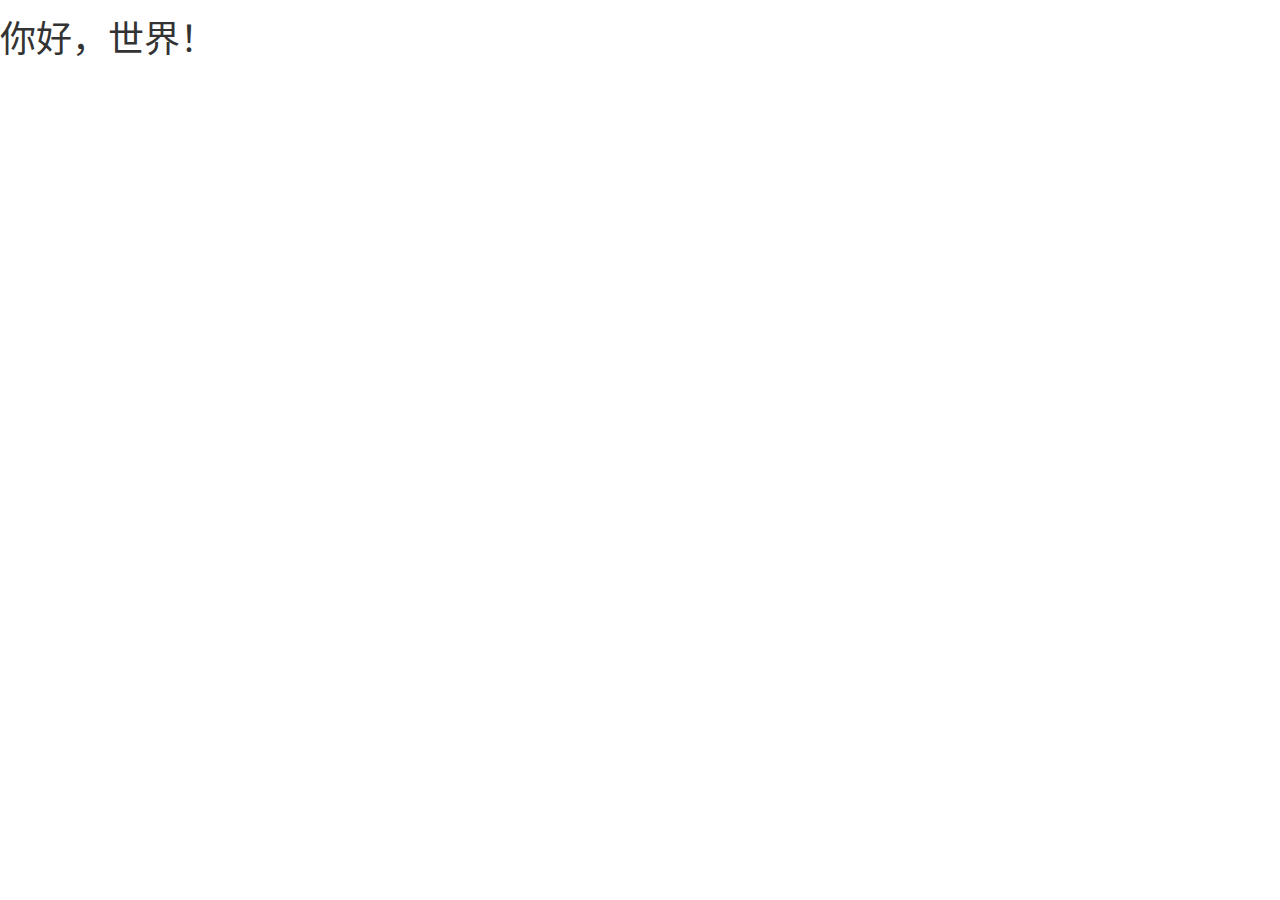
<file: bootstrap/1.html>
<!DOCTYPE html>
<html lang="zh-CN">
  <head>
    <!-- 设置当前html文件的字符格式 -->
    <meta charset="utf-8">

    <!-- 设置浏览器兼容性模式版本 让ie浏览器使用最新的渲染工作-->
    <meta http-equiv="X-UA-Compatible" content="IE=edge">

    <!-- 声明当前网页在移动端浏览器展示设置 -->
    <meta name="viewport" content="width=device-width, initial-scale=1, user-scalable=no" >
    <!-- 上述3个meta标签*必须*放在最前面，任何其他内容都*必须*跟随其后！ -->
    
    <title>Bootstrap 101 Template</title>

    <!-- Bootstrap -->
    <link href="lib/bootstrap/css/bootstrap.min.css" rel="stylesheet">
    <!--自己写的css放在下面-->
    <link rel="stylesheet" href="css/main.css">


<!-- 让浏览器可以识别html5的新标签 -->
<!-- response让低版本的浏览器可以识别css3媒体查询 -->

    <!-- HTML5 shim and Respond.js for IE8 support of HTML5 elements and media queries -->
    <!-- WARNING: Respond.js doesn't work if you view the page via file:// -->

    <!-- 条件注释作用是当条件满足的时候执行以下语句，当条件不满足时当注释用 -->
    <!--[if lt IE 9]>
      <script src="lib/html5shiv/html5shiv.min.js"></script>
      <script src="lib/respond/respond.min.js"></script>
    <![endif]-->


  </head>
  <body>
    <h1>你好，世界！</h1>

    <!-- jQuery (necessary for Bootstrap's JavaScript plugins) -->
    <!--使用bootstrap组件依赖于jquery插件-->
    <script src="lib/jquery/jquery.min.js"></script>

    <!-- Include all compiled plugins (below), or include individual files as needed -->
    <script src="lib/bootstrap/js/bootstrap.min.js"></script>

    <!--自己写的js-->
    <script src="js/main.js"></script>
  </body>
</html>
</file>
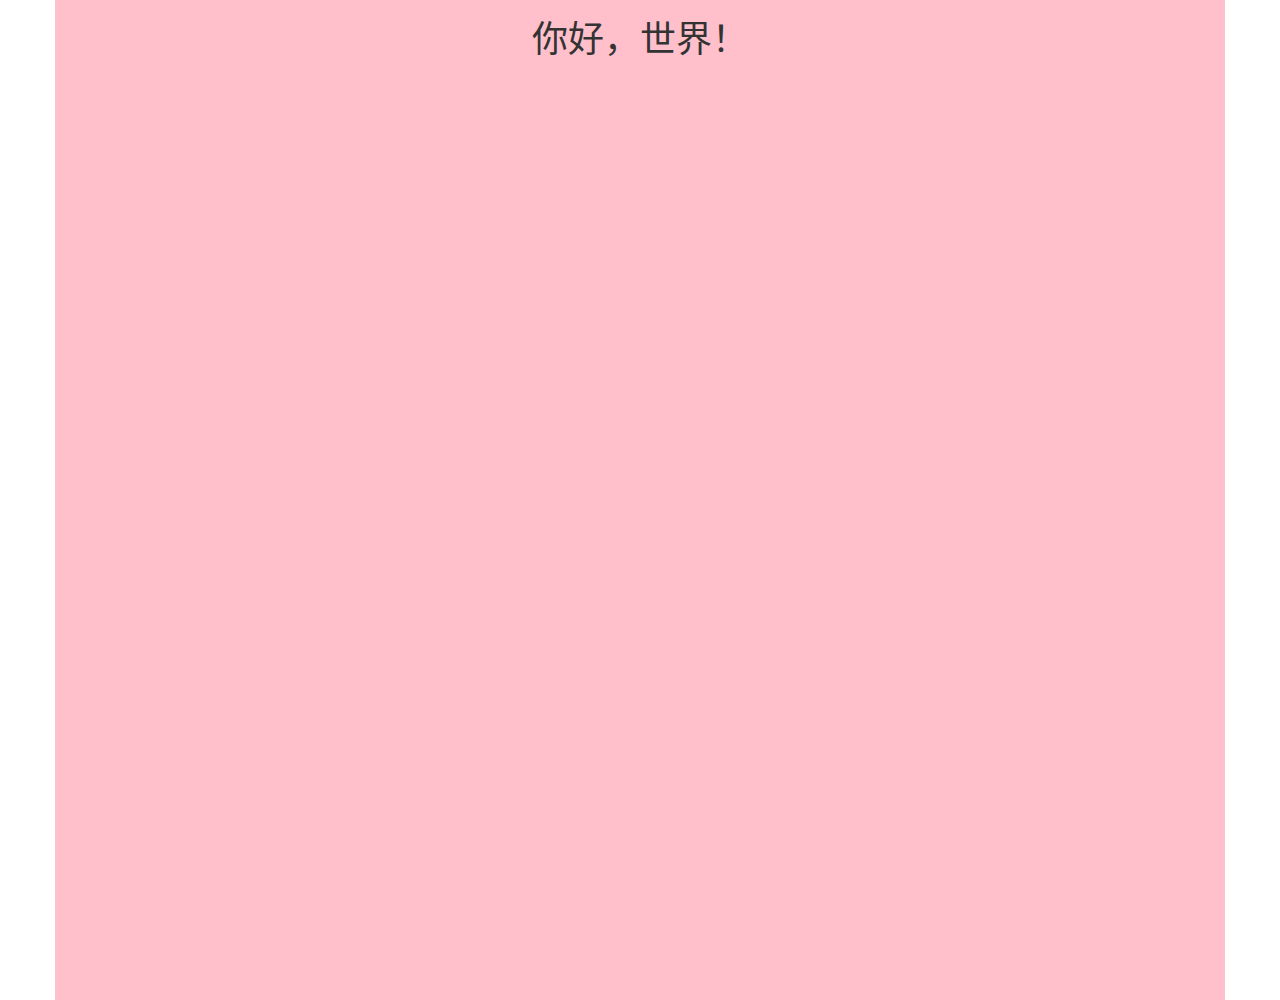
<file: bootstrap/2.html>
<!DOCTYPE html>
<html lang="zh-CN">
<head>
	<meta charset="utf-8">
	<meta http-equiv="X-UA-Compatible" content="IE=edge">
	<meta name="viewport" content="width=device-width, initial-scale=1, user-scalable=no" >
	<title>微金所</title>

	<link href="lib/bootstrap/css/bootstrap.min.css" rel="stylesheet">
	<link rel="stylesheet" href="css/main.css">

	<!--[if lt IE 9]>
	<script src="lib/html5shiv/html5shiv.min.js"></script>
	<script src="lib/respond/respond.min.js"></script>
	<![endif]-->

	<style>
		.container {
			height: 1000px;
			background-color:pink;
		}
	</style>
</head>
<body>
<div class="container text-center"><h1>你好，世界！</h1>
</div>

<script src="lib/jquery/jquery.min.js"></script>
<script src="lib/bootstrap/js/bootstrap.min.js"></script>
<script src="js/main.js"></script>
</body>
</html>
</file>
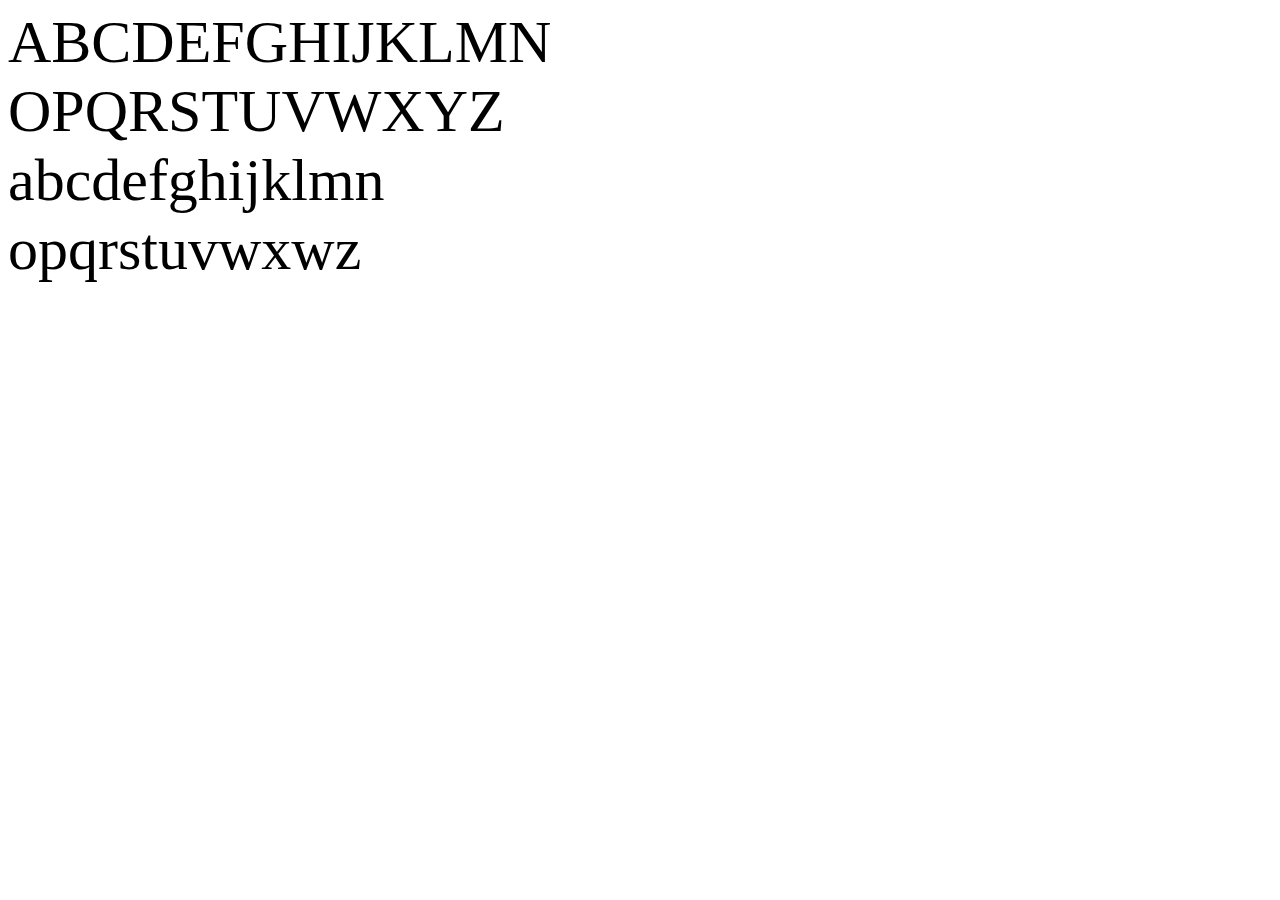
<file: bootstrap/font.html>
<!DOCTYPE html>
<html lang="en">
<head>
    <meta charset="UTF-8">
    <title>Title</title>
    <style>
        body {
            font-family:Webdings;
            font-size: 60px;
        }
    </style>
</head>
<body>
ABCDEFGHIJKLMN<BR>
OPQRSTUVWXYZ<BR>

abcdefghijklmn<br>
opqrstuvwxwz

</body>
</html>
</file>
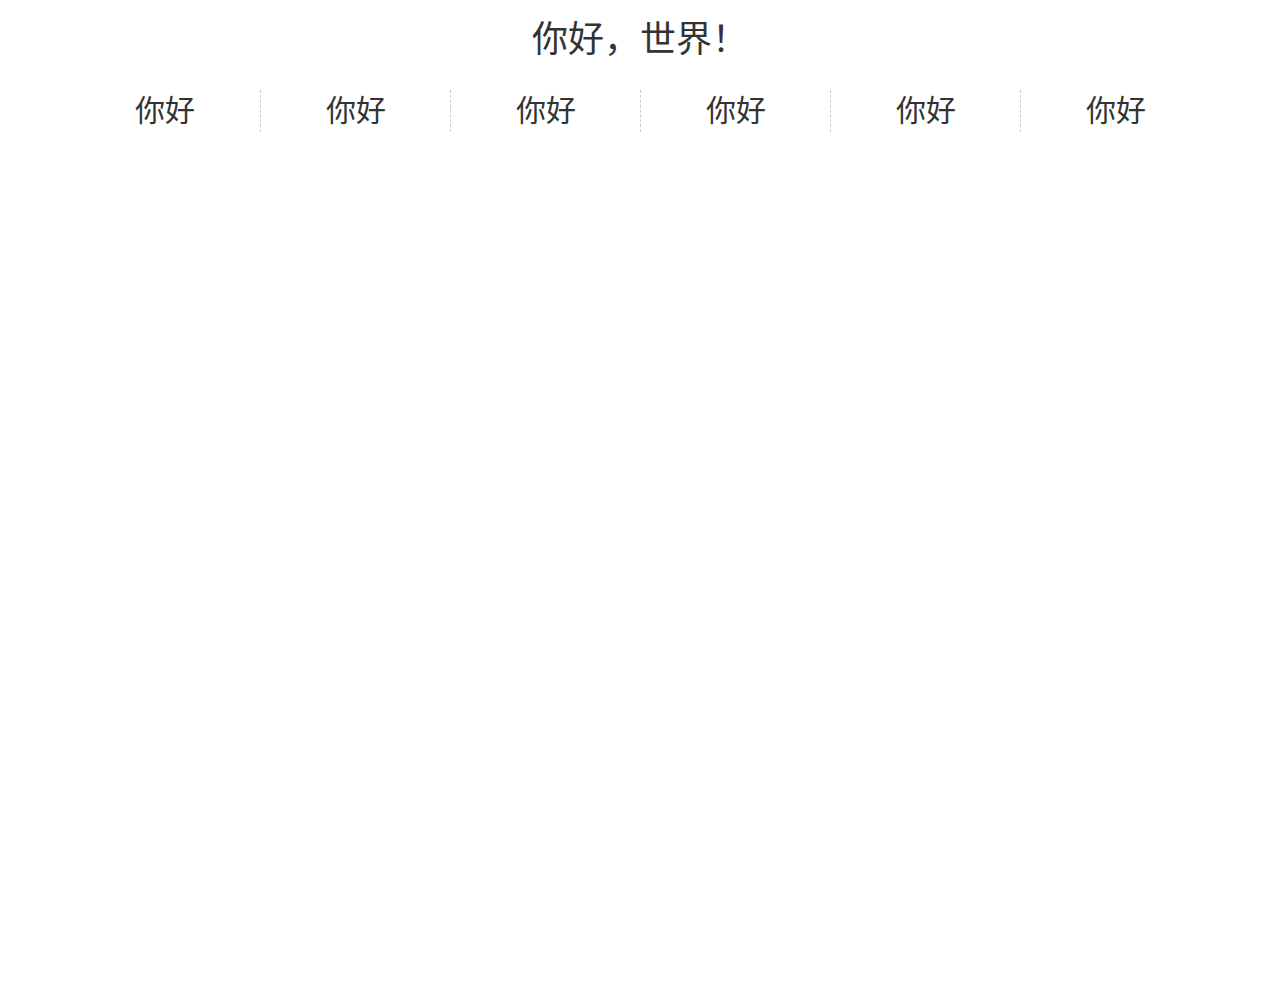
<file: bootstrap/nav.html>
<!DOCTYPE html>
<html lang="zh-CN">
<head>
    <meta charset="utf-8">
    <meta http-equiv="X-UA-Compatible" content="IE=edge">
    <meta name="viewport" content="width=device-width, initial-scale=1, user-scalable=no" >
    <title>微金所</title>

    <link href="lib/bootstrap/css/bootstrap.min.css" rel="stylesheet">
    <link rel="stylesheet" href="css/main.css">

    <!--[if lt IE 9]>
    <script src="lib/html5shiv/html5shiv.min.js"></script>
    <script src="lib/respond/respond.min.js"></script>
    <![endif]-->

    <style>
        .container {
            height: 1000px;
        }
        .container ul {
            position: relative;
            overflow: hidden;
            list-style: none;
            padding: 0;
            margin-top: 30px;
        }

        .container ul li {
            display: inline-block;
            float: left;
            font-size: 30px;
            /*自适应宽度*/
            width: calc(100% / 6);
        }

        .container ul li + li {
            border-left: 1px dashed #ccc;
        }
    </style>
</head>
<body>
<div class="container text-center">
    <h1> 你好，世界！</h1>
    <ul class="center-block">
        <li>你好</li>
        <li>你好</li>
        <li>你好</li>
        <li>你好</li>
        <li>你好</li>
        <li>你好</li>
    </ul>
</div>

<script src="lib/jquery/jquery.min.js"></script>
<script src="lib/bootstrap/js/bootstrap.min.js"></script>
<script src="js/main.js"></script>
</body>
</html>
</file>
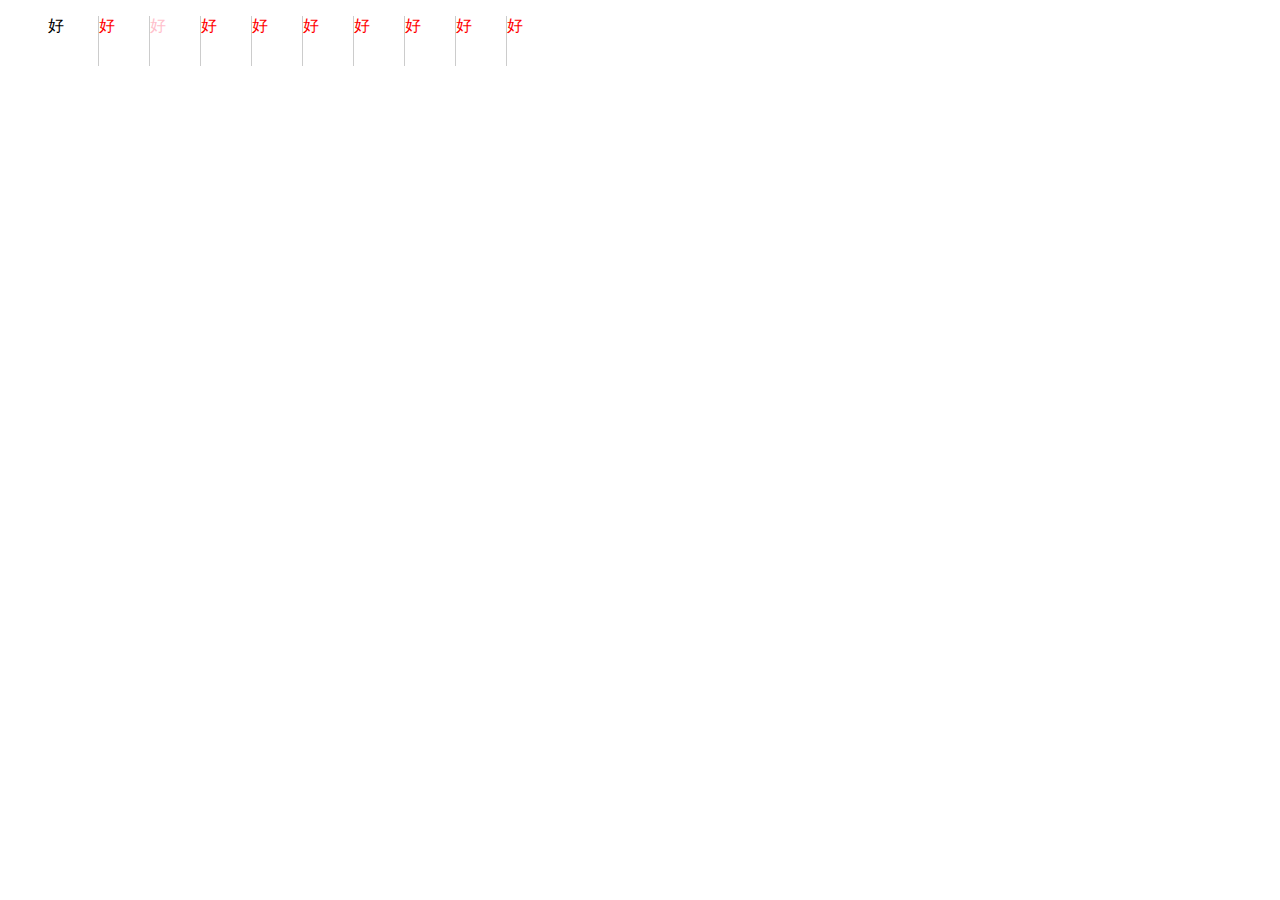
<file: bootstrap/select.html>
<!DOCTYPE html>
<html lang="en">
<head>
    <meta charset="UTF-8">
    <title>Title</title>
    <style>
        ul {
            list-style: none;
        }
        ul li{
            float: left;
            height: 50px;
            width: 50px;
        }
        /*选择第一个li后面的所有元素*/
        ul li + li {
            color: red;
            border-left: 1px solid #ccc;
        }
        ul li.item + li {
            color: pink;
        }
    </style>
</head>
<body>
<ul>
    <li>好</li>
    <li class="item">好</li>
    <li>好</li>
    <li>好</li>
    <li>好</li>
    <li>好</li>
    <li>好</li>
    <li>好</li>
    <li>好</li>
    <li>好</li>
</ul>

</body>
</html>
</file>
<file: css/main.css>
/*自己写的css部分*/

/* 自己制作注册按钮   网址：http://blog.koalite.com/bbg!*/
.btn-register {
    color: #ffffff;
    background-color: #E92322;
    border-color: #DB3B43;
}

.btn-register:hover,
.btn-register:focus,
.btn-register:active,
.btn-register.active,
.open .dropdown-toggle.btn-register {
    color: #ffffff;
    background-color: #E92322;
    border-color: #DB3B43;
}

.btn-register:active,
.btn-register.active,
.open .dropdown-toggle.btn-register {
    background-image: none;
}

.btn-register.disabled,
.btn-register[disabled],
fieldset[disabled] .btn-register,
.btn-register.disabled:hover,
.btn-register[disabled]:hover,
fieldset[disabled] .btn-register:hover,
.btn-register.disabled:focus,
.btn-register[disabled]:focus,
fieldset[disabled] .btn-register:focus,
.btn-register.disabled:active,
.btn-register[disabled]:active,
fieldset[disabled] .btn-register:active,
.btn-register.disabled.active,
.btn-register[disabled].active,
fieldset[disabled] .btn-register.active {
    background-color: #E92322;
    border-color: #DB3B43;
}

.btn-register .badge {
    color: #E92322;
    background-color: #ffffff;
}

/*自己制作nav的图标，从css中复制过来修改*/
.navbar-weijinsuo {
    background-color: #fff;
    border-color: #f5f5f5;
    margin-bottom: 0;
    /*下面是设置固定导航栏*/
    top:0;
    width: 100%;
}
.navbar-weijinsuo .navbar-brand {
    color: #777;
    height: 80px;
}
.navbar-weijinsuo .navbar-brand:hover,
.navbar-weijinsuo .navbar-brand:focus {
    color: #5e5e5e;
    background-color: transparent;
}
.navbar-weijinsuo .navbar-text {
    color: #777;
}
.navbar-weijinsuo .navbar-nav > li > a {
    color: #777;
    line-height:48px;
}
.navbar-weijinsuo .navbar-nav > li > a:hover,
.navbar-weijinsuo .navbar-nav > li > a:focus {
    color: #333;
    background-color: transparent;
    border-bottom: 2px solid #E92322;
}
.navbar-weijinsuo .navbar-nav > .active > a,
.navbar-weijinsuo .navbar-nav > .active > a:hover,
.navbar-weijinsuo .navbar-nav > .active > a:focus {
    color: #555;
    background-color: transparent;
    border-bottom: 2px solid #E92322;
}
.navbar-weijinsuo .navbar-nav > .disabled > a,
.navbar-weijinsuo .navbar-nav > .disabled > a:hover,
.navbar-weijinsuo .navbar-nav > .disabled > a:focus {
    color: #ccc;
    background-color: transparent;
}
.navbar-weijinsuo .navbar-toggle {
    border-color: #ddd;
    margin-top: 23px;
}
.navbar-weijinsuo .navbar-toggle:hover,
.navbar-weijinsuo .navbar-toggle:focus {
    background-color: #ddd;
}
.navbar-weijinsuo .navbar-toggle .icon-bar {
    background-color: #888;
}
.navbar-weijinsuo .navbar-collapse,
.navbar-weijinsuo .navbar-form {
    border-color: #e7e7e7;
}
.navbar-weijinsuo .navbar-nav > .open > a,
.navbar-weijinsuo .navbar-nav > .open > a:hover,
.navbar-weijinsuo .navbar-nav > .open > a:focus {
    color: #555;
    background-color: #e7e7e7;
}
@media (max-width: 767px) {
    .navbar-weijinsuo .navbar-nav .open .dropdown-menu > li > a {
        color: #777;
    }
    .navbar-weijinsuo .navbar-nav .open .dropdown-menu > li > a:hover,
    .navbar-weijinsuo .navbar-nav .open .dropdown-menu > li > a:focus {
        color: #333;
        background-color: transparent;
    }
    .navbar-weijinsuo .navbar-nav .open .dropdown-menu > .active > a,
    .navbar-weijinsuo .navbar-nav .open .dropdown-menu > .active > a:hover,
    .navbar-weijinsuo .navbar-nav .open .dropdown-menu > .active > a:focus {
        color: #555;
        background-color: #e7e7e7;
    }
    .navbar-weijinsuo .navbar-nav .open .dropdown-menu > .disabled > a,
    .navbar-weijinsuo .navbar-nav .open .dropdown-menu > .disabled > a:hover,
    .navbar-weijinsuo .navbar-nav .open .dropdown-menu > .disabled > a:focus {
        color: #ccc;
        background-color: transparent;
    }
}
.navbar-weijinsuo .navbar-link {
    color: #777;
}
.navbar-weijinsuo .navbar-link:hover {
    color: #333;
}
.navbar-weijinsuo .btn-link {
    color: #777;
}
.navbar-weijinsuo .btn-link:hover,
.navbar-weijinsuo .btn-link:focus {
    color: #333;
}
.navbar-weijinsuo .btn-link[disabled]:hover,
fieldset[disabled] .navbar-weijinsuo .btn-link:hover,
.navbar-weijinsuo .btn-link[disabled]:focus,
fieldset[disabled] .navbar-weijinsuo .btn-link:focus {
    color: #ccc;
}


/*自定义  特别推荐*/
.panel-body {
    padding: 0;
}
.panel-spec {
    border-color: #ddd;
    position: relative;
     box-shadow: 1px 1px 5px #ccc;
    border-radius: 0;
}
.panel-spec.active {
    background-color: #E92322;
}

/*要加font-family才能使用字体图标*/
.panel-spec.active:before {
    content: '\e915';
    font-family: weijinsuo;
    position: absolute;
    top:-10px;
    left:0;
    font-size: 35px;
    color: white;
}

.panel-spec.state-1::before {
    font-family: weijinsuo;
    content: "\e925";
    position: absolute;
    top:180px;
    left:120px;
    font-size: 100px;
    color: red;
    z-index: 1002;
}

.panel-spec.state-1::before {
    font-family: weijinsuo;
    content: "\e925";
    position: absolute;
    top:0;
    left:120px;
    font-size: 100px;
    color: red;
    z-index: 1002;
}

.panel-spec.state-2::before {
    font-family: weijinsuo;
    content: "\e926";
    position: absolute;
    top:0;
    left:120px;
    font-size: 100px;
    color: red;
    z-index: 1002;
}
/*使用字体图标*/
.panel-spec.state-3::before {
    font-family: weijinsuo;
    content: "\e927";
    position: absolute;
    top:0;
    left:120px;
    font-size: 100px;
    color: red;
    z-index: 1002;
}
.panel-spec.state-4::before {
    font-family: weijinsuo;
    content: "\e928";
    position: absolute;
    top:0;
    left:120px;
    font-size: 100px;
    color: red;
    z-index: 1002;
}

.panel-spec.disabled {
    background-color: #e0e0e0;
}
.panel-spec.white {
    background-color: #fff;
}
.panel-spec.active{
    color: white;
}
h4 {
    margin-top: 21px;
    margin-bottom: -6px;
    padding-left: 10px;
}
.panel-spec.white .panel-heading p ,.panel-spec.disabled .panel-heading p{
    color: red;
}
.panel-spec.white .panel-heading span, .panel-spec.disabled .panel-heading span {
    color: #3c3c3c;
}
/*自适应*/
.panel-spec > .panel-heading {
    background-color: transparent;
    padding: 0;
    float: right;
    width: 130px;
    border-left: 1px dashed #c0c0c0 ;
    text-align: center;
    height: 150px;

}

/*小圆点*/
.panel-spec > .panel-heading::before,
.panel-spec > .panel-heading::after {
    content: '';
    width: 16px;
    height: 16px;
    background-color:#f0f0f0;
    border-radius: 50%;
    position: absolute;
}

.panel-spec > .panel-heading::before {
    top:-8px;
    left:-8px;

}


.panel-spec > .panel-heading::after {
    bottom:-10px;
    left:-8px;
    box-shadow: 0 2px 5px #f5f5f5 inset;
}

.panel-spec > .panel-body {
    margin-right:130px ;
    height: 150px;
}

.panel-spec > .panel-heading + .panel-collapse > .panel-body {
    border-top-color: #ddd;
}
.panel-spec > .panel-heading .badge {
    color: #f5f5f5;
    background-color: #333;
}


/*公共类*/
body {
    font-family: "Helvetica Neue",
                  Helvetica,
                  Microsoft Yahei,
                  Hiragino Sans GB,
                  WenQuanYi Micro Hei,
                  sans-serif;
}

/* 声明字体图标   制作图标网址：https://icomoon.io/app/#/select*/
@font-face {
    font-family: "weijinsuo";
    src: url('../font/MiFie-Web-Font.eot') format('embedded-opentype'),
    url('../font/MiFie-Web-Font.svg') format('svg'),
    url('../font/MiFie-Web-Font.ttf') format('truetype'),
    url('../font/MiFie-Web-Font.woff') format('woff')

}
/*使用字体图标*/
[class^="icon-"],[class*=" icon-"] {
    font-family: weijinsuo;
    font-style: normal;
}
.icon-mobilephone::before {
    content: "\e908";
    font-size: 13px;
}

.icon-telephone::before {
    content: "\e909";
    font-size: 15px;
}
.icon-logo::before {
    content: "\e93e";
}

.icon-icon::before {
    content: "\e920";
}


/*特色区域*/

.icon-uniE900:before {
    content: "\e900";
}

.icon-uniE901:before {
    content: "\e901";
}

.icon-uniE902:before {
    content: "\e902";
}

.icon-uniE903:before {
    content: "\e903";
}

.icon-uniE904:before {
    content: "\e904";
}

.icon-uniE905:before {
    content: "\e905";
}

.icon-uniE906:before {
    content: "\e906";
}

.icon-uniE907:before {
    content: "\e907";
}
/*使用字体图标*/







/*头部区域*/
#header {
}

#header > .topbar {
    border-bottom: 1px solid #f0f0f0;
    line-height: 40px;
}
/*头部居中*/
#header > .topbar > .container {
    height: 40px;
    font-size: 12px;
    color: #888;
}

#header > .topbar > .container > .row >div {
    height: 40px;
}

/*使第一个div后面的div生效*/
#header > .topbar > .container > .row >div + div {
    border-left: 1px solid #f0f0f0;
}

#header .mobile-link {
    font-size: 12px;
    color: #888;
}

#header .mobile-link:hover {
    text-decoration: none;
}
/*扫一扫图片*/
#header .mobile-link >img {
    display: none;
    position: absolute;
    top:28px;
    left:50%;
    margin-left: -60px;
    z-index: 1001;
}

#header .mobile-link:hover >img {
    display: block;
}

#header > .topbar > .container > .row  .col-md-2 a{
    font-size: 12px;
    color: #888;
}

#header > .topbar > .container > .row  .col-md-2 a:hover {
    text-decoration: none;
}


#header > .topbar > .container > .row  .col-md-3 a {
    color: #888;
    font-size: 12px;
}

#header > .topbar > .container > .row  .col-md-3 a:hover {
    text-decoration: none;
}

#header .icon-icon {
    font-size: 50px;
    color: #E92322;
    vertical-align: middle;
    line-height: 50px;
}

#header .icon-logo {
    font-size: 32px;
    color: #333;
    line-height: 50px;
    vertical-align: middle;
}

/*头部区域*/



/*广告轮播图*/
#main_ad > .carousel-inner >.item{
    background:  no-repeat center center;
    background-size: cover;
}

/*当我们屏幕小于768的时候，高度不能使用410*/
/*通过媒体查询控制*/
@media (min-width: 768px) {
    /*当屏幕大于768的时候，才会执行*/
    #main_ad > .carousel-inner >.item{
        height: 410px;
    }
}

/*使小图便宽度100%*/
#main_ad > .carousel-inner >.item img {
    width: 100%;
}
/*广告轮播图*/




/*特色区域*/
 #special {
     margin: 30px 0;
     border-bottom: 1px solid #f0f0f0;
 }
 
 #special > .container > .row > div {
     margin-top:20px;
     margin-bottom: 20px;
 }

#special > .container > .row > div i {
      font-size: 32px;
}

#special > .container > .row > div > a {
    font-size: 12px;
    color: #888;
}

#special > .container > .row > div > a:hover {
    text-decoration: none;
    color: #E92322;
}
    /*特色区域*/



/*立即预约区域*/
#ljyy {
   height:40px;
    border-bottom: 1px solid #f0f0f0;
}

#ljyy > .container > p > span, #ljyy > .container > p > a {
    color: #E92322;
}

#ljyy > .container > p.pull-left > a {
    border-bottom: 1px dashed #E92322;
}

#ljyy > .container > p > a:hover {
    text-decoration: none;
}
#ljyy > .container > p.pull-right a{
    color: #888;
}

#ljyy > .container > p.pull-right a:hover {
    color: #E92322;
}
/*立即预约区域*/




/*产品板块*/
#products {
    background-color: #f5f5f5;
    padding-top:40px;
}

/*这样写pc上始终有横向滚动条*/
/*#products > .container > .ulWrap {*/
    /*overflow-x: scroll;*/
/*}*/

#products > .container > .ulWrap > .nav-tabs {
    padding-left: 20px;
}
#products > .container > .ulWrap > .nav-tabs > li > a{
    background-color: transparent;
    border: 0;
    color: #888;
}

#products > .container > .ulWrap  > .nav-tabs > li > a:hover{
     color: #0f0f0f;
}

#products > .container > .ulWrap  > .nav-tabs > li.active > a{
    border-bottom: 4px solid #E92322;

}

#products > .container > .ulWrap  > .nav-tabs > li.active > a:hover{
     color: #888;
}

.tab-content  .row {
    padding: 20px;
}


.tab-content .panel-body p.top {
    color: #c0c0c0;
}

 p {
    margin-bottom: 0;
    font-size: 14px;
}

 .tab-content .panel-heading p ,  .tab-content .panel-heading  span{
     color: white;
 }

.tab-content .panel-heading span {
    margin-top: -20px;
    display: block;
}

.tab-content .panel-heading {
    position: relative;
}
.tab-content .panel-heading  p {
    margin-top: 50px;
}

.tab-content .panel-heading p.tooltips {
    position: absolute;
    top: -25px;
    left:40px;
}

.tab-content .panel-heading p.tooltips a.badge {
    width: 20px;
    height: 20px;
    border-radius: 0;
    background-color: transparent;
    border: 1px solid #E92322;
    padding-right: 15px;

}

.tab-content .panel-heading p.tooltips a.badge-one {
        color: red;
}

.tab-content .panel-heading p.tooltips a.badge-two {
    color: #399;

    border-color: #399;
}

.tab-content .panel-heading strong {
    font-size: 25px;
}
/*产品板块*/




/*新闻列表*/
#news {
    margin-right: 20px;
    border-bottom: 1px solid #c0c0c0;
}

#news > .container > .row  .news-title {
    padding:0 10px 10px 10px;
    border-bottom: 1px dashed #c0c0c0;
    text-align: center;
    font-size: 20px;
    position: relative;
}

#news > .container > .row  .news-title::after {
    content: '';
    width: 10px;
    height: 10px;
    border-radius: 5px;
    border: 1px solid #c0c0c0;
    position: absolute;
    top:33px;
    left:170px;
    display: block;
}

#news > .container > .row .nav-stacked li.active{
    border-radius:50%;
    width: 60px;
    height: 60px;
}

#news > .container > .row .nav-stacked li.active a {
   border-radius: 50%;
    text-align: center;
    background-color: #E92322;

}

#news > .container > .row .nav-stacked li {
    margin-top: 20px;
    width: 60px;
    height: 60px;
}

#news > .container > .row .nav-stacked li a {
    border-radius: 50%;
    text-align: center;
    background-color: #c0c0c0;

}

#news > .container > .row .nav-stacked li a:hover {
    background-color: #E92322;
}

/*字体图标*/
.icon-news01:before {
    content: "\e90e";
    font-size: 28px;
    color: #EAEAEA;
}

.icon-news02:before {
    content: "\e90f";
    font-size: 28px;
    color: #EAEAEA;
}

.icon-news03:before {
    content: "\e910";
    font-size: 28px;
    color: #EAEAEA;
}

.icon-news04:before {
    content: "\e911";
    font-size: 28px;
    color: #EAEAEA;
}

@media (min-width: 992px) {
    #news > .container > .row .tab-content {
        border-left: 1px dashed #c0c0c0;
    }

}

#news > .container > .row .tab-content div ul {
    list-style: none;
}

#news > .container > .row .tab-content div ul li {
    margin-top: 20px;
}

@media (max-width: 768px) {
    #news .nav-stacked>li {
        float: left;
        margin-left: 20px;
    }
}
/*新闻列表*/



/*合作伙伴*/
#hzhb {
 padding: 30px 0;
}

#hzhb ul {
    padding: 0;
    list-style: none;
    position: relative;
    overflow: hidden;
}

#hzhb ul li {
    float: left;
    display: inline-block;
    /*设置自适应宽度*/
    width: calc(100% / 9);
}
#hzhb ul li + li {
  border-left: 1px dashed #c0c0c0;
}

#hzhb ul li a {
    display: block;
    color: #888;
    font-size: 50px;
    padding: 10px 20px;

}

#hzhb ul li a:hover {
    text-decoration: none;
    color: #E92322;
}


/*字体图标*/
.hzhb01::before {
    font-family: weijinsuo;
    content: '\e946';
    font-size: 50px;
}
.hzhb02::before {
    font-family: weijinsuo;
    content: '\e92f';
    font-size: 50px;
}
.hzhb03::before {
    font-family: weijinsuo;
    content: '\e92e';
    font-size: 50px;
}
.hzhb04::before {
    font-family: weijinsuo;
    content: '\e92a';
    font-size: 50px;
}
.hzhb05::before {
    font-family: weijinsuo;
    content: '\e929';
    font-size: 50px;
}
.hzhb06::before {
    font-family: weijinsuo;
    content: '\e931';
    font-size: 50px;
}
.hzhb07::before {
    font-family: weijinsuo;
    content: '\e92c';
    font-size: 50px;
}
.hzhb08::before {
    font-family: weijinsuo;
    content: '\e92b';
    font-size: 50px;
}
.hzhb09::before {
    font-family: weijinsuo;
    content: '\e92d';
    font-size: 50px;
}

/*合作伙伴*/




/*注脚区域*/
#footer {
   height: 200px;
}

/*注脚区域*/
</file>
<file: bootstrap/css/main.css>
/*自己写的css*/

/*公共样式*/
body {
    font-family: "Helvetica Neue", Helvetica, Microsoft Yahei, Hiragino Sans GB, WenQuanYi Micro Hei, sans-serif;
}

/* 声明字体*/
@font-face {
    font-family: "weijinsuo";
    src: url('../font/MiFie-Web-Font.eot') format('embedded-opentype'),
    url('../font/MiFie-Web-Font.svg') format('svg'),
    url('../font/MiFie-Web-Font.ttf') format('truetype'),
    url('../font/MiFie-Web-Font.woff') format('woff')

}
/*用字体图标*/
[class^="icon-"],[class*=" icon-"] {
    font-family: weijinsuo;
    font-style: normal;
}
.icon-mobilephone::before {
    content: "\e908";
    font-size: 13px;
}

.icon-telephone::before {
    content: "\e909";
    font-size: 15px;
}


/*头部区域*/
#header {
    height: 200px;
}

#header > .topbar {
    border-bottom: 1px solid #f0f0f0;
    line-height: 40px;
}

#header > .topbar > .container {
    height: 40px;
}

#header > .topbar > .container > .row >div {
    height: 40px;
}

/*选择第一个div后面所有的div*/
#header > .topbar > .container > .row >div + div {
    border-left: 1px solid #f0f0f0;
}

#header .mobile-link {
    font-size: 12px;
    color: #888;
}

#header .mobile-link:hover {
    text-decoration: none;
}

#header .mobile-link >img {
    display: none;
    position: absolute;
    top:28px;
    left:50%;
    margin-left: -60px;
}

#header .mobile-link:hover >img {
    display: block;
}



/*头部区域*/


section {
    height: 200px;
    background-color: pink;
}

section:nth-of-type(2n+1) {
    /*1 3 5 为红色*/
    height: 200px;
    background-color:red;
}



/*脚注区域*/

footer {

}

/*脚注区域*/
</file>
